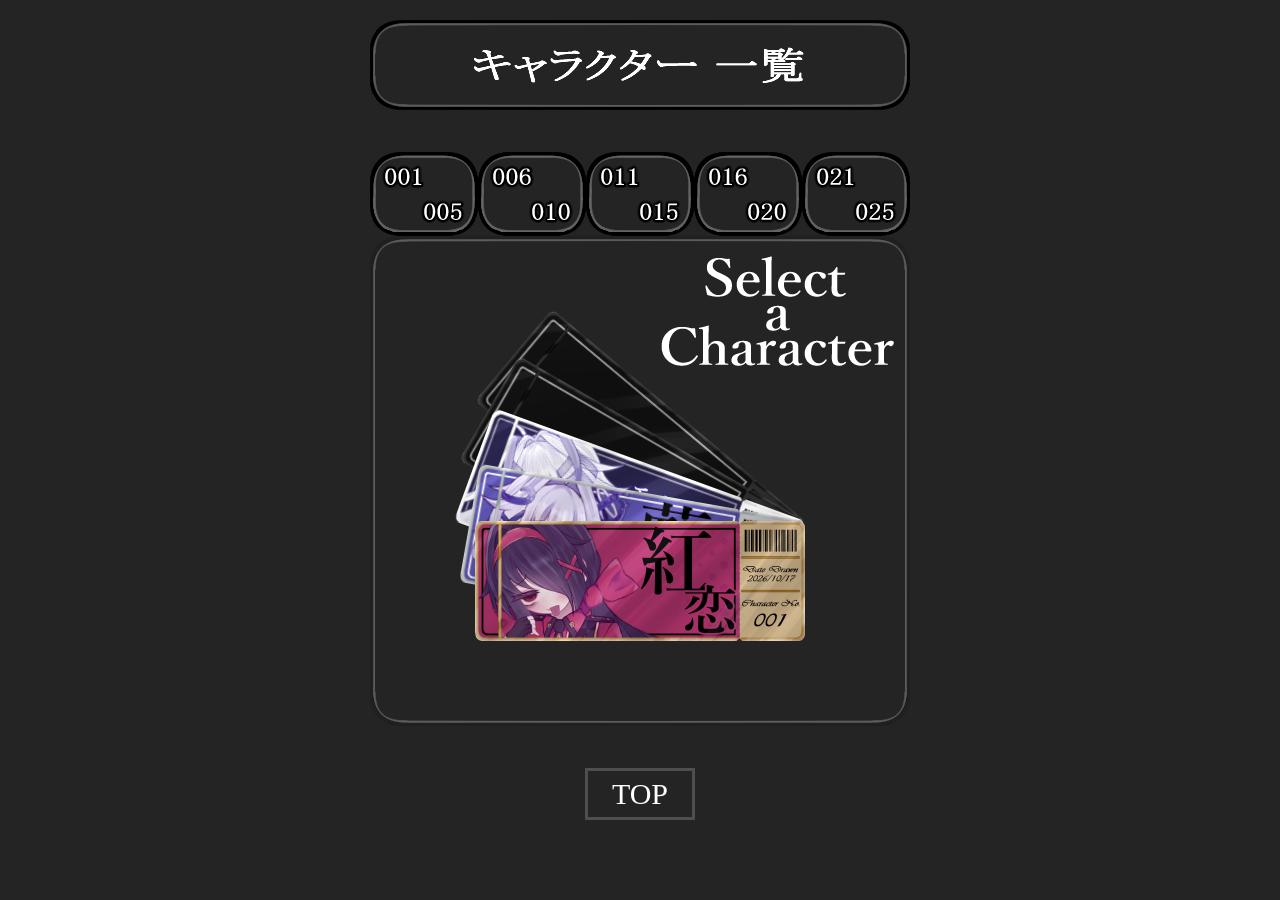
<file: Character_List.html>
<!DOCTYPE html>
<html lang="ja">
<head>
  <meta charset="UTF-8">
  <meta name="viewport" content="width=device-width, initial-scale=1.0">
  <title>キャラクター 一覧</title>

  <!-- Google tag (gtag.js) -->
  <script async src="https://www.googletagmanager.com/gtag/js?id=G-8YFKYCDQXW"></script>
  <script>
    window.dataLayer = window.dataLayer || [];
    function gtag(){dataLayer.push(arguments);}
    gtag('js', new Date());

    gtag('config', 'G-8YFKYCDQXW');
  </script>

  <link rel="stylesheet" href="Character_List_style.css">
</head>
<body>
  <main class="page">
    <header class="header-image">
      <img src="images/Page_Character_List/Header.png" alt="キャラクター 一覧" onerror="this.style.display='none'; this.nextElementSibling.style.display='grid';">
      <span class="image-placeholder">キャラクター 一覧</span>
    </header>

    <section class="gallery" aria-label="キャラクターNO.">
      <nav class="thumbnail-list" aria-label="キャラクターNO.">
        <button class="thumbnail active" type="button" aria-pressed="true">
          <img src="images/Page_Character_List/Tab_001-005.png" alt="001-005" onerror="this.style.display='none'; this.nextElementSibling.style.display='grid';">
          <span class="thumb-placeholder">001-005</span>
        </button>
        <button class="thumbnail" type="button" aria-pressed="false">
          <img src="images/Page_Character_List/Tab_006-010.png" alt="006-010" onerror="this.style.display='none'; this.nextElementSibling.style.display='grid';">
          <span class="thumb-placeholder">006-010</span>
        </button>
        <button class="thumbnail" type="button" aria-pressed="false">
          <img src="images/Page_Character_List/Tab_011-015.png" alt="011-015" onerror="this.style.display='none'; this.nextElementSibling.style.display='grid';">
          <span class="thumb-placeholder">011-015</span>
        </button>
        <button class="thumbnail" type="button" aria-pressed="false">
          <img src="images/Page_Character_List/Tab_016-020.png" alt="016-020" onerror="this.style.display='none'; this.nextElementSibling.style.display='grid';">
          <span class="thumb-placeholder">016-020</span>
        </button>
        <button class="thumbnail" type="button" aria-pressed="false">
          <img src="images/Page_Character_List/Tab_021-025.png" alt="021-025" onerror="this.style.display='none'; this.nextElementSibling.style.display='grid';">
          <span class="thumb-placeholder">021-025</span>
        </button>
      </nav>

      <div class="main-display" id="mainDisplay">
        <img id="mainImage" src="images/Page_Character_List/Ticket_Blank.png" alt="Ticket"
             onerror="this.style.display='none'; document.getElementById('mainPlaceholder').style.display='grid';">
        <div class="main-placeholder" id="mainPlaceholder">チケット</div>
      </div>
    </section>

    <!-- 下部のボタン：href を移動先URLに変更してください -->
    <footer class="footer">
      <a class="bottom-button" href="index.html" id="bottomButton">TOP</a>
    </footer>
  </main>

  <script src="Character_List_script.js"></script>
  <script>
    // 初期表示も001〜005のチケットスタックにするため、最初のタブを選択状態で実行
    window.addEventListener("DOMContentLoaded", () => {
      document.querySelector('.thumbnail.active')?.click();
    });
  </script>
</body>
</html>
</file>
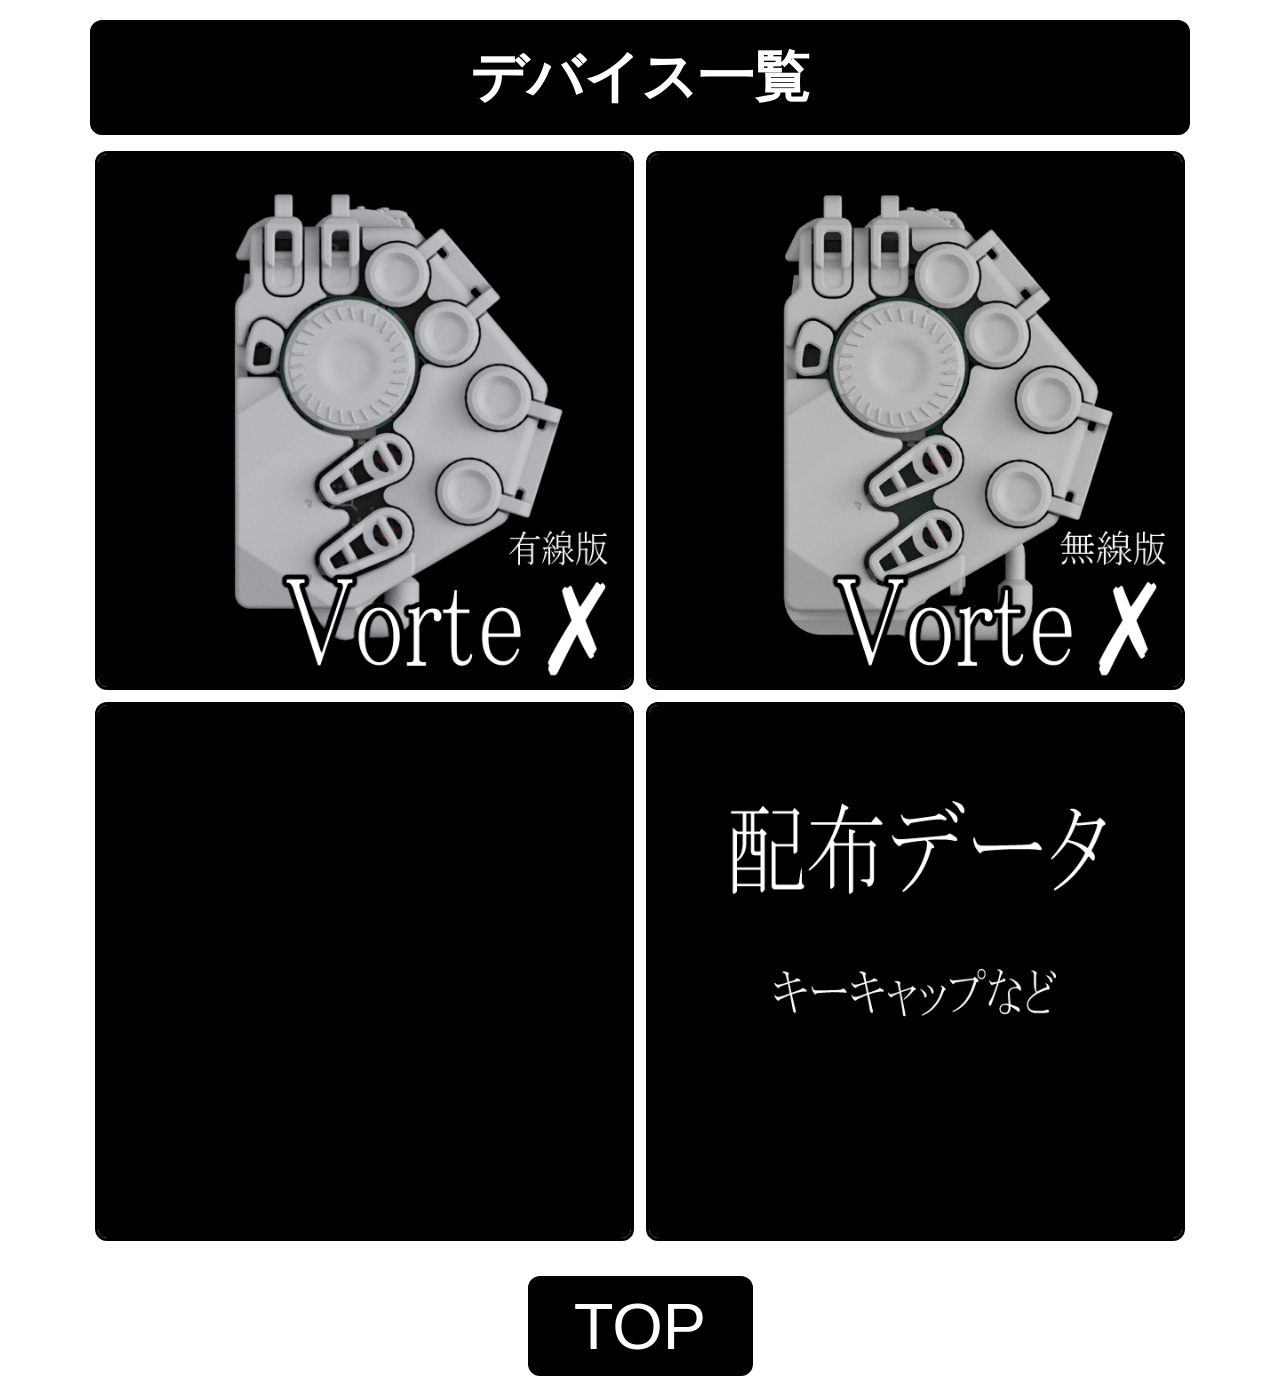
<file: Device_List.html>
<!DOCTYPE html>
<html lang="ja">
<head>
<meta charset="UTF-8">
<meta name="viewport" content="width=device-width, initial-scale=1.0">

<title>デバイス一覧</title>

<style>
* {
    box-sizing: border-box;
}

body {
    margin: 0;
    padding: 20px;
    background: #ffffff;
    color: #000000;
    font-family: sans-serif;
}

/* 全体 */
.container {
    width: 100%;
    max-width: 1100px;
    margin: 0 auto;
}

/* タイトル */
.page-title {
    width: 100%;
    height: 115px;
    border: 3px solid #000;
    border-radius: 12px;

    display: flex;
    align-items: center;
    justify-content: center;

    background: #000000;
    color: #ffffff;

    font-size: 56px;
    font-weight: bold;
    margin-bottom: 16px;
}

/* デバイス一覧 */
.device-list {
    display: grid;
    grid-template-columns: repeat(2, 1fr);
    gap: 12px;
    padding: 0 5px;
}

/* 各画像リンク */
.device-item {
    display: block;
    width: 100%;
    aspect-ratio: 1 / 1;

    border: 3px solid #000;
    border-radius: 12px;

    overflow: hidden;
    text-decoration: none;

    transition: opacity 0.2s;
}

/* 画像 */
.device-item img {
    width: 100%;
    height: 100%;
    object-fit: contain;
    display: block;
}

/* マウスを乗せたとき */
.device-item:hover {
    opacity: 0.7;
}

/* TOPボタン */
.top-button {
    display: flex;
    align-items: center;
    justify-content: center;

    width: 225px;
    height: 100px;

    margin: 35px auto 0;

    border: 3px solid #000;
    border-radius: 12px;

    background: #000000;
    color: #ffffff;
    text-decoration: none;
    font-size: 65px;

    transition: background 0.2s;
}

.top-button:hover {
    background: #494949;
}

/* スマートフォン */
@media screen and (max-width: 600px) {

    body {
        padding: 10px;
    }

    .page-title {
        height: 75px;
        font-size: 32px;
    }

    .device-list {
        gap: 8px;
        padding: 0 2px;
    }

    .device-item {
        border-width: 2px;
        border-radius: 8px;
    }

    .top-button {
        width: 150px;
        height: 70px;
        font-size: 45px;
        margin-top: 25px;
    }
}
</style>
</head>

<body>

<div class="container">

    <!-- タイトル -->
    <div class="page-title">
        デバイス一覧
    </div>

    <!-- デバイス一覧 -->
    <div class="device-list">

        <!-- デバイス1 -->
        <a href="https://k-u-r-a-n.booth.pm/items/8933300" class="device-item">
            <img src="images/Page_Device_List/Device001.jpg" alt="VorteX">
        </a>

        <!-- デバイス2 -->
        <a href="Page_Device_List/Device002/Device002.html" class="device-item">
            <img src="images/Page_Device_List/Device002.jpg" alt="VorteX2">
        </a>

        <!-- デバイス3 -->
        <a href="device003.html" class="device-item">
            <img src="images/Page_Device_List/Device_Blank.jpg" alt="デバイス3">
        </a>

        <!-- デバイス4 -->
        <a href="Page_Device_List/Distribute.html" class="device-item">
            <img src="images/Page_Device_List/Device004.jpg" alt="デバイス4">
        </a>

    </div>

    <!-- TOPボタン -->
    <a href="index.html" class="top-button">
        TOP
    </a>

</div>

</body>
</html>
</file>
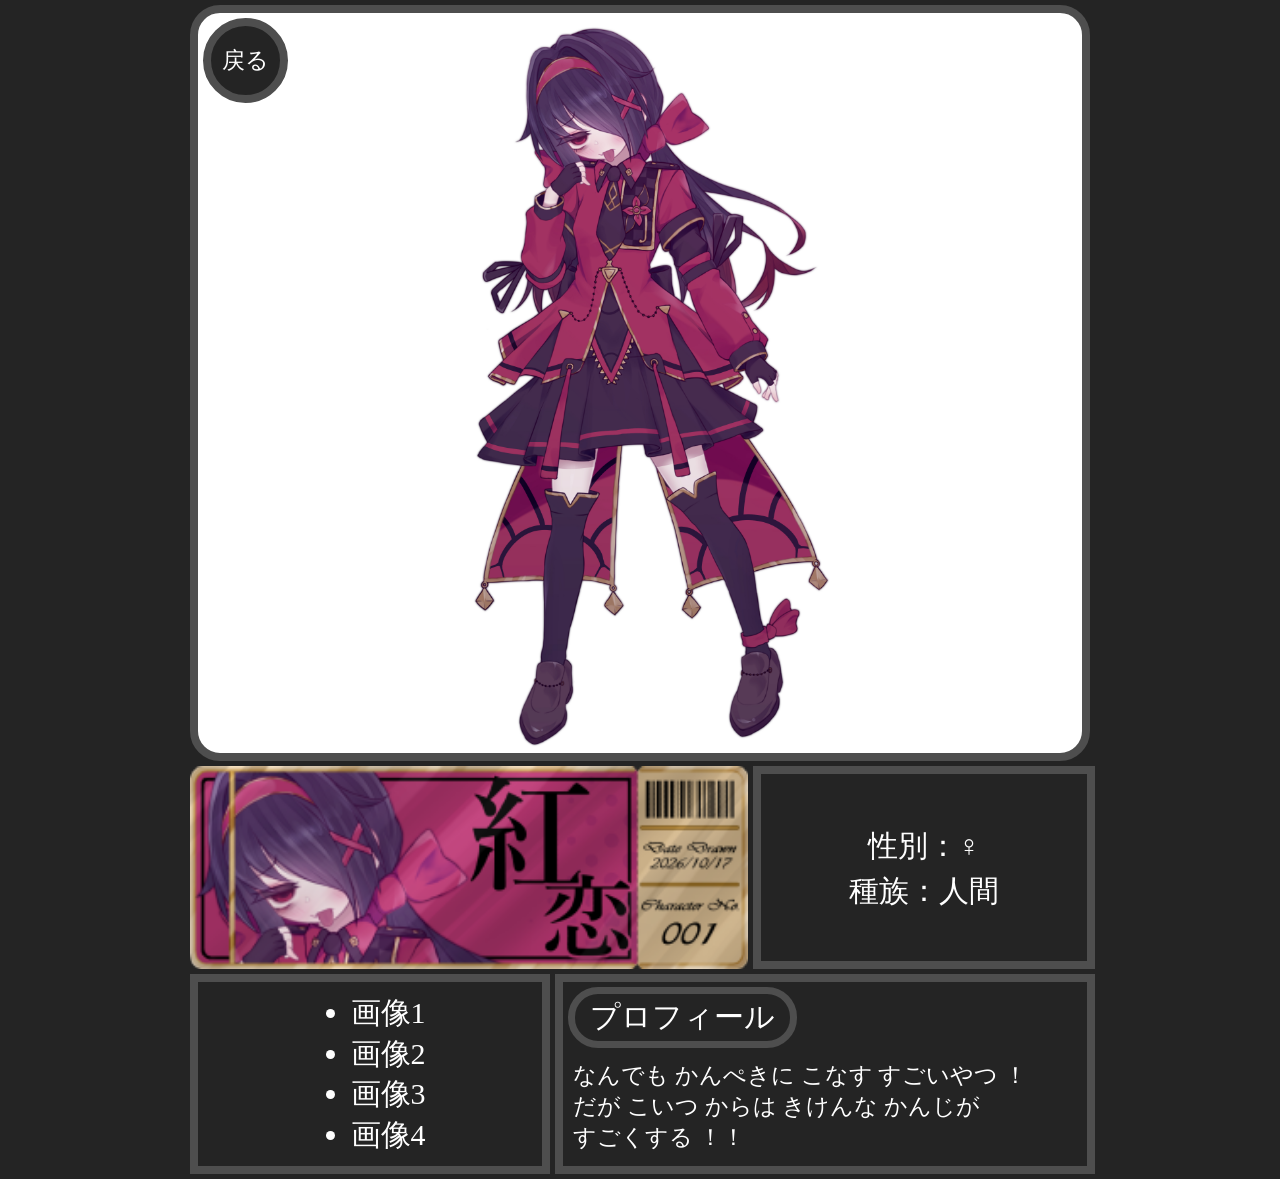
<file: Page_Characters/Character001.html>
<!DOCTYPE html>
<html lang="ja">
<head>
  <meta charset="UTF-8">
  <meta name="viewport" content="width=device-width, initial-scale=1.0">

  <title>紅恋</title>

  <!-- Google tag (gtag.js) -->
  <script async src="https://www.googletagmanager.com/gtag/js?id=G-8YFKYCDQXW"></script>
  <script>
    window.dataLayer = window.dataLayer || [];
    function gtag(){dataLayer.push(arguments);}
    gtag('js', new Date());

    gtag('config', 'G-8YFKYCDQXW');
  </script>

  <style>
    /* 全体設定 */
    * {
      box-sizing: border-box;
    }

    body {
      margin: 0;
      padding: 5px;
      background: #242424;
      color: #fff;
      font-family:
        "Yu Mincho",
        "Hiragino Mincho ProN",
        "Noto Serif JP",
        serif;
    }

    /* ページ全体 */
    .container {
      width: 100%;
      max-width: 900px;
      margin: 0 auto;

      display: flex;
      flex-direction: column;
      gap: 5px;
    }

    /* =================================
       上部の大きな画像エリア
    ================================= */

    .main-image {
      width: 100%;
      aspect-ratio: 1.19 / 1;

      border: 8px solid #4e4e4e;
      border-radius: 30px;

      position: relative;
      overflow: hidden;

      display: flex;
      justify-content: center;
      align-items: center;

      background: #ffffff;
    }

    /* 上部の画像 */
    .main-img {
      display: block;

      width: 100%;
      height: 100%;

      object-fit: contain;
    }

    /* 戻るボタン */
    .back-button {
      position: absolute;
      top: 5px;
      left: 5px;
      z-index: 2;

      width: 85px;
      height: 85px;

      border: 8px solid #4e4e4e;
      border-radius: 50%;

      background: #242424;
      color: #fff;

      display: flex;
      justify-content: center;
      align-items: center;

      font-size: 23px;
      text-decoration: none;
    }

    .back-button:hover {
      background: #eeeeee;
    }

    /* =================================
       中段：画像とテキスト
    ================================= */

    .middle-section {
      display: grid;
      grid-template-columns: 62% 38%;
      gap: 5px;
    }

    /* 中段左の画像ボックス */
    .middle-image {
      min-width: 0;
      min-height: 130px;

      background: #242424;

      display: flex;
      justify-content: center;
      align-items: center;

      overflow: hidden;
    }

    /* 中央の画像 */
    .sub-img {
      display: block;

      width: 100%;
      height: 100%;

      object-fit: contain;
    }

    /* 中段右のテキストボックス */
    .middle-text {
      min-width: 0;
      min-height: 130px;

      border: 8px solid #4e4e4e;
      background: #242424;

      display: flex;
      flex-direction: column;
      justify-content: center;
      align-items: center;

      text-align: center;

      font-size: clamp(18px, 4vw, 30px);
      line-height: 1.5;
    }

    /* =================================
       下段：リストとプロフィール
    ================================= */

    .bottom-section {
      display: grid;
      grid-template-columns: 40% 60%;
      gap: 5px;
    }

    /* 下段左のリスト */
    .list-box {
      min-width: 0;
      min-height: 200px;

      border: 8px solid #4e4e4e;
      background: #242424;

      display: flex;
      justify-content: center;
      align-items: center;
    }

    .list-box ul {
      margin: 0;
      padding-left: 1.2em;

      font-size: clamp(18px, 4vw, 30px);
      line-height: 1.35;
    }

    /* クリックできる画像リスト */
    .image-select-button {
      padding: 0;
      border: none;
      background: transparent;
      color: inherit;
      font: inherit;
      line-height: inherit;
      text-align: left;
      cursor: pointer;
    }

    .image-select-button:hover {
      text-decoration: underline;
    }

    .image-select-button:focus-visible {
      outline: 2px solid #ffffff;
      outline-offset: 3px;
    }

    /* 下段右のプロフィール */
    .profile-box {
      min-width: 0;
      height: 200px;

      border: 8px solid #4e4e4e;
      background: #242424;

      position: relative;
      overflow: hidden;
    }

    /* スクロール可能なプロフィール内容 */
    .profile-content-wrapper {
      position: absolute;
      top: 55px;
      right: 10px;
      bottom: 10px;
      left: 10px;
      overflow-y: auto;
      overflow-x: hidden;
      scrollbar-width: thin;
      scrollbar-color: #777 #242424;
    }

    /* プロフィール見出し */
    .profile-title {
      position: absolute;
      top: 5px;
      left: 5px;

      margin: 0;
      padding: 3px 15px;

      border: 7px solid #4e4e4e;
      border-radius: 30px;

      background: #242424;

      font-size: clamp(18px, 4vw, 30px);
      font-weight: normal;
      white-space: nowrap;
    }

    /* プロフィール内容 */
    .profile-content {
      margin: 20;
      font-size: clamp(16px, 3vw, 23px);
      overflow-wrap: anywhere;
    }

    /* =================================
       スマートフォン向け
    ================================= */

    @media (max-width: 480px) {

      /* 戻るボタン */
      .back-button {
        width: 60px;
        height: 60px;

        border-width: 5px;
        font-size: 17px;
      }

      /* 上部画像エリア */
      .main-image {
        border-width: 6px;
        border-radius: 24px;
      }

      /* 中段 */
      .middle-section {
        grid-template-columns: 60% 40%;
      }

      .middle-image,
      .middle-text {
        border-width: 5px;
        min-height: 100px;
      }

      .middle-text {
        font-size: clamp(14px, 4vw, 20px);
      }

      /* 下段 */
      .bottom-section {
        grid-template-columns: 40% 60%;
      }

      .list-box,
      .profile-box {
        border-width: 5px;
        min-height: 180px;
      }

      /* リスト */
      .list-box ul {
        font-size: clamp(14px, 4vw, 20px);
      }

      /* プロフィール */
      .profile-box {
        height: 180px;
      }

      .profile-content-wrapper {
        top: 50px;
        right: 5px;
        bottom: 5px;
        left: 5px;
      }

      .profile-title {
        border-width: 5px;
        padding: 3px 8px;
      }

      .profile-content {
        font-size: 16px;
      }
    }
  </style>
</head>

<body>

  <main class="container">

    <!-- =========================
         上部：メイン画像
    ========================== -->

    <section class="main-image">

      <!-- 戻るボタン -->
      <a href="../Character_List.html" class="back-button">
        戻る
      </a>

      <!-- 上部に表示する画像 -->
      <img
        src="../images/Page_Characters/Character001_1.jpg"
        alt="メイン画像"
        class="main-img"
      >

    </section>


    <!-- =========================
         中段：画像とテキスト
    ========================== -->

    <section class="middle-section">

      <!-- 中央の画像 -->
      <div class="middle-image">

        <img
          src="../images/Page_Character_List/Ticket_001.png"
          alt="画像"
          class="sub-img"
        >

      </div>

      <!-- 右側のテキスト -->
      <div class="middle-text">

        <div>性別：♀</div>
        <div>種族：人間</div>

      </div>

    </section>


    <!-- =========================
         下段：リストとプロフィール
    ========================== -->

    <section class="bottom-section">

      <!-- 左側のリスト -->
      <div class="list-box">

        <ul>
          <li><button type="button" class="image-select-button" data-image="1">画像1</button></li>
          <li><button type="button" class="image-select-button" data-image="2">画像2</button></li>
          <li><button type="button" class="image-select-button" data-image="3">画像3</button></li>
          <li><button type="button" class="image-select-button" data-image="4">画像4</button></li>
        </ul>

      </div>

      <!-- 右側のプロフィール -->
      <div class="profile-box">

        <h2 class="profile-title">
          プロフィール
        </h2>

        <div class="profile-content-wrapper">
          <p class="profile-content">
            なんでも かんぺきに こなす すごいやつ ！<br>
            だが こいつ からは きけんな かんじが<br>
            すごくする ！！<br>
            らんか とは なかが いいというより<br>
            りよう してるだけである<br>
          </p>
        </div>

      </div>

    </section>

  </main>

  <script>
    // リストをクリックすると、上部のメイン画像を切り替える
    const mainImage = document.querySelector(".main-img");
    const imageButtons = document.querySelectorAll(".image-select-button");

    imageButtons.forEach((button) => {
      button.addEventListener("click", () => {
        const imageNumber = button.dataset.image;
        mainImage.src = `../images/Page_Characters/Character001_${imageNumber}.jpg`;
      });
    });
  </script>

</body>
</html>
</file>
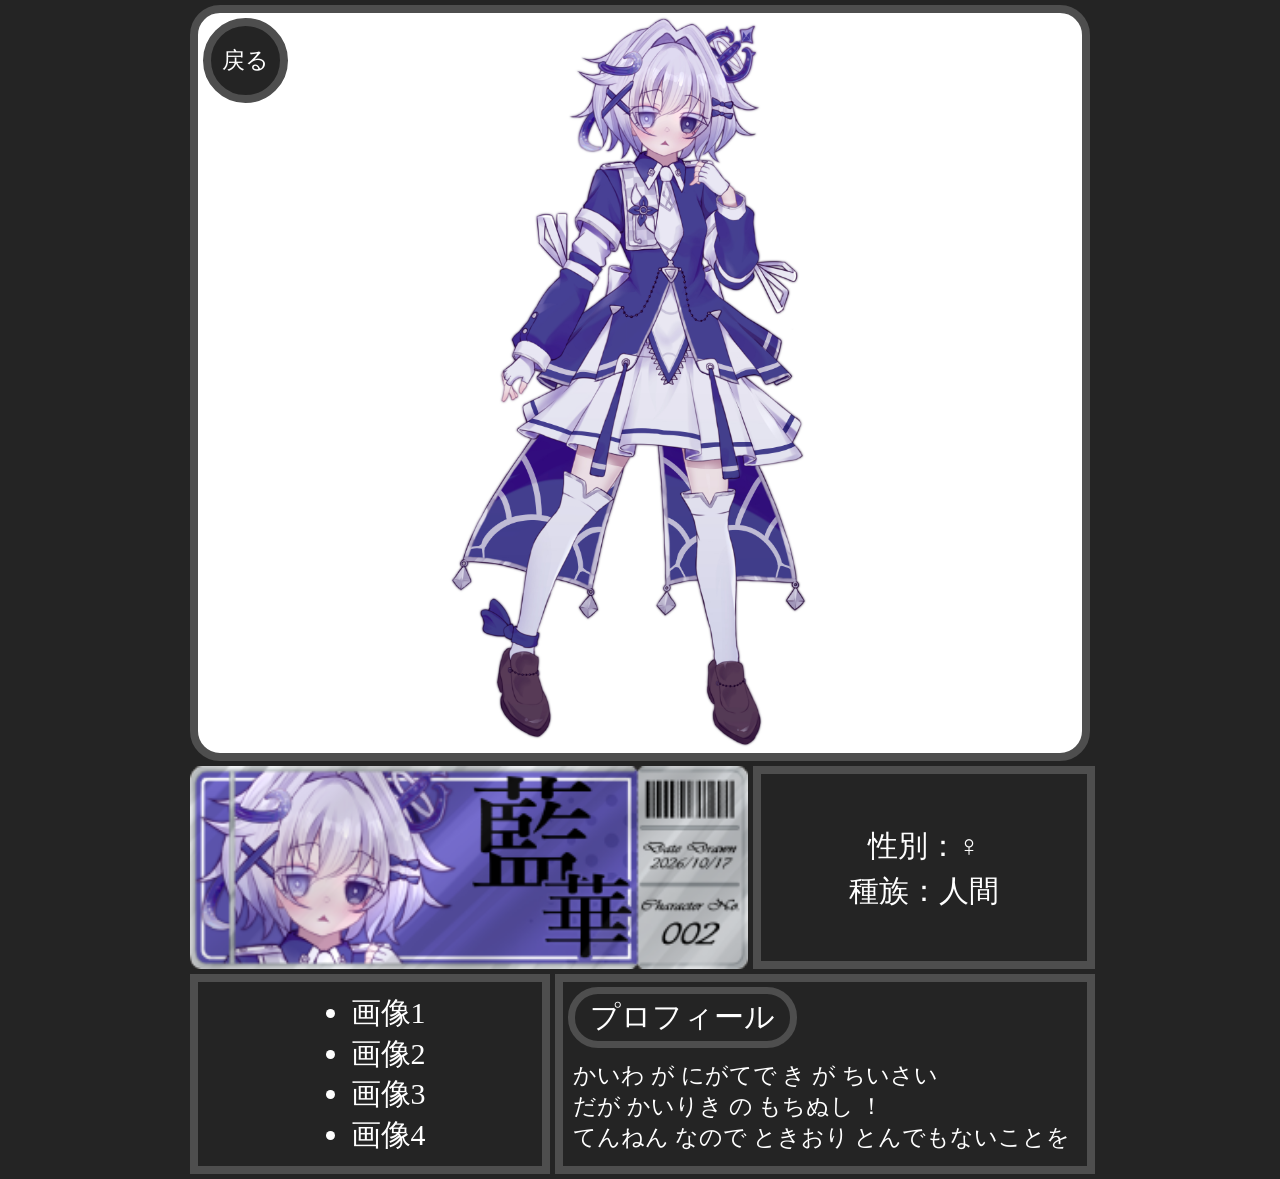
<file: Page_Characters/Character002.html>
<!DOCTYPE html>
<html lang="ja">
<head>
  <meta charset="UTF-8">
  <meta name="viewport" content="width=device-width, initial-scale=1.0">

  <title>藍華</title>

  <!-- Google tag (gtag.js) -->
  <script async src="https://www.googletagmanager.com/gtag/js?id=G-8YFKYCDQXW"></script>
  <script>
    window.dataLayer = window.dataLayer || [];
    function gtag(){dataLayer.push(arguments);}
    gtag('js', new Date());

    gtag('config', 'G-8YFKYCDQXW');
  </script>

  <style>
    /* 全体設定 */
    * {
      box-sizing: border-box;
    }

    body {
      margin: 0;
      padding: 5px;
      background: #242424;
      color: #fff;
      font-family:
        "Yu Mincho",
        "Hiragino Mincho ProN",
        "Noto Serif JP",
        serif;
    }

    /* ページ全体 */
    .container {
      width: 100%;
      max-width: 900px;
      margin: 0 auto;

      display: flex;
      flex-direction: column;
      gap: 5px;
    }

    /* =================================
       上部の大きな画像エリア
    ================================= */

    .main-image {
      width: 100%;
      aspect-ratio: 1.19 / 1;

      border: 8px solid #4e4e4e;
      border-radius: 30px;

      position: relative;
      overflow: hidden;

      display: flex;
      justify-content: center;
      align-items: center;

      background: #ffffff;
    }

    /* 上部の画像 */
    .main-img {
      display: block;

      width: 100%;
      height: 100%;

      object-fit: contain;
    }

    /* 戻るボタン */
    .back-button {
      position: absolute;
      top: 5px;
      left: 5px;
      z-index: 2;

      width: 85px;
      height: 85px;

      border: 8px solid #4e4e4e;
      border-radius: 50%;

      background: #242424;
      color: #fff;

      display: flex;
      justify-content: center;
      align-items: center;

      font-size: 23px;
      text-decoration: none;
    }

    .back-button:hover {
      background: #eeeeee;
    }

    /* =================================
       中段：画像とテキスト
    ================================= */

    .middle-section {
      display: grid;
      grid-template-columns: 62% 38%;
      gap: 5px;
    }

    /* 中段左の画像ボックス */
    .middle-image {
      min-width: 0;
      min-height: 130px;

      background: #242424;

      display: flex;
      justify-content: center;
      align-items: center;

      overflow: hidden;
    }

    /* 中央の画像 */
    .sub-img {
      display: block;

      width: 100%;
      height: 100%;

      object-fit: contain;
    }

    /* 中段右のテキストボックス */
    .middle-text {
      min-width: 0;
      min-height: 130px;

      border: 8px solid #4e4e4e;
      background: #242424;

      display: flex;
      flex-direction: column;
      justify-content: center;
      align-items: center;

      text-align: center;

      font-size: clamp(18px, 4vw, 30px);
      line-height: 1.5;
    }

    /* =================================
       下段：リストとプロフィール
    ================================= */

    .bottom-section {
      display: grid;
      grid-template-columns: 40% 60%;
      gap: 5px;
    }

    /* 下段左のリスト */
    .list-box {
      min-width: 0;
      min-height: 200px;

      border: 8px solid #4e4e4e;
      background: #242424;

      display: flex;
      justify-content: center;
      align-items: center;
    }

    .list-box ul {
      margin: 0;
      padding-left: 1.2em;

      font-size: clamp(18px, 4vw, 30px);
      line-height: 1.35;
    }

    /* クリックできる画像リスト */
    .image-select-button {
      padding: 0;
      border: none;
      background: transparent;
      color: inherit;
      font: inherit;
      line-height: inherit;
      text-align: left;
      cursor: pointer;
    }

    .image-select-button:hover {
      text-decoration: underline;
    }

    .image-select-button:focus-visible {
      outline: 2px solid #ffffff;
      outline-offset: 3px;
    }

    /* 下段右のプロフィール */
    .profile-box {
      min-width: 0;
      height: 200px;

      border: 8px solid #4e4e4e;
      background: #242424;

      position: relative;
      overflow: hidden;
    }

    /* スクロール可能なプロフィール内容 */
    .profile-content-wrapper {
      position: absolute;
      top: 55px;
      right: 10px;
      bottom: 10px;
      left: 10px;
      overflow-y: auto;
      overflow-x: hidden;
      scrollbar-width: thin;
      scrollbar-color: #777 #242424;
    }

    /* プロフィール見出し */
    .profile-title {
      position: absolute;
      top: 5px;
      left: 5px;

      margin: 0;
      padding: 3px 15px;

      border: 7px solid #4e4e4e;
      border-radius: 30px;

      background: #242424;

      font-size: clamp(18px, 4vw, 30px);
      font-weight: normal;
      white-space: nowrap;
    }

    /* プロフィール内容 */
    .profile-content {
      margin: 20;
      font-size: clamp(16px, 3vw, 23px);
      overflow-wrap: anywhere;
    }

    /* =================================
       スマートフォン向け
    ================================= */

    @media (max-width: 480px) {

      /* 戻るボタン */
      .back-button {
        width: 60px;
        height: 60px;

        border-width: 5px;
        font-size: 17px;
      }

      /* 上部画像エリア */
      .main-image {
        border-width: 6px;
        border-radius: 24px;
      }

      /* 中段 */
      .middle-section {
        grid-template-columns: 60% 40%;
      }

      .middle-image,
      .middle-text {
        border-width: 5px;
        min-height: 100px;
      }

      .middle-text {
        font-size: clamp(14px, 4vw, 20px);
      }

      /* 下段 */
      .bottom-section {
        grid-template-columns: 40% 60%;
      }

      .list-box,
      .profile-box {
        border-width: 5px;
        min-height: 180px;
      }

      /* リスト */
      .list-box ul {
        font-size: clamp(14px, 4vw, 20px);
      }

      /* プロフィール */
      .profile-box {
        height: 180px;
      }

      .profile-content-wrapper {
        top: 50px;
        right: 5px;
        bottom: 5px;
        left: 5px;
      }

      .profile-title {
        border-width: 5px;
        padding: 3px 8px;
      }

      .profile-content {
        font-size: 16px;
      }
    }
  </style>
</head>

<body>

  <main class="container">

    <!-- =========================
         上部：メイン画像
    ========================== -->

    <section class="main-image">

      <!-- 戻るボタン -->
      <a href="../Character_List.html" class="back-button">
        戻る
      </a>

      <!-- 上部に表示する画像 -->
      <img
        src="../images/Page_Characters/Character002_1.jpg"
        alt="メイン画像"
        class="main-img"
      >

    </section>


    <!-- =========================
         中段：画像とテキスト
    ========================== -->

    <section class="middle-section">

      <!-- 中央の画像 -->
      <div class="middle-image">

        <img
          src="../images/Page_Character_List/Ticket_002.png"
          alt="画像"
          class="sub-img"
        >

      </div>

      <!-- 右側のテキスト -->
      <div class="middle-text">

        <div>性別：♀</div>
        <div>種族：人間</div>

      </div>

    </section>


    <!-- =========================
         下段：リストとプロフィール
    ========================== -->

    <section class="bottom-section">

      <!-- 左側のリスト -->
      <div class="list-box">

        <ul>
          <li><button type="button" class="image-select-button" data-image="1">画像1</button></li>
          <li><button type="button" class="image-select-button" data-image="2">画像2</button></li>
          <li><button type="button" class="image-select-button" data-image="3">画像3</button></li>
          <li><button type="button" class="image-select-button" data-image="4">画像4</button></li>
        </ul>

      </div>

      <!-- 右側のプロフィール -->
      <div class="profile-box">

        <h2 class="profile-title">
          プロフィール
        </h2>

        <div class="profile-content-wrapper">
          <p class="profile-content">
            かいわ が にがてで き が ちいさい<br>
            だが かいりき の もちぬし ！<br>
            てんねん なので ときおり とんでもないことを<br>
            してしまうことが あるぞ<br>
            くれん に いつも たすけてもらってる が<br>
            ちからしごと は かわりに こなしている ！<br>
          </p>
        </div>

      </div>

    </section>

  </main>

  <script>
    // リストをクリックすると、上部のメイン画像を切り替える
    const mainImage = document.querySelector(".main-img");
    const imageButtons = document.querySelectorAll(".image-select-button");

    imageButtons.forEach((button) => {
      button.addEventListener("click", () => {
        const imageNumber = button.dataset.image;
        mainImage.src = `../images/Page_Characters/Character002_${imageNumber}.jpg`;
      });
    });
  </script>

</body>
</html>
</file>
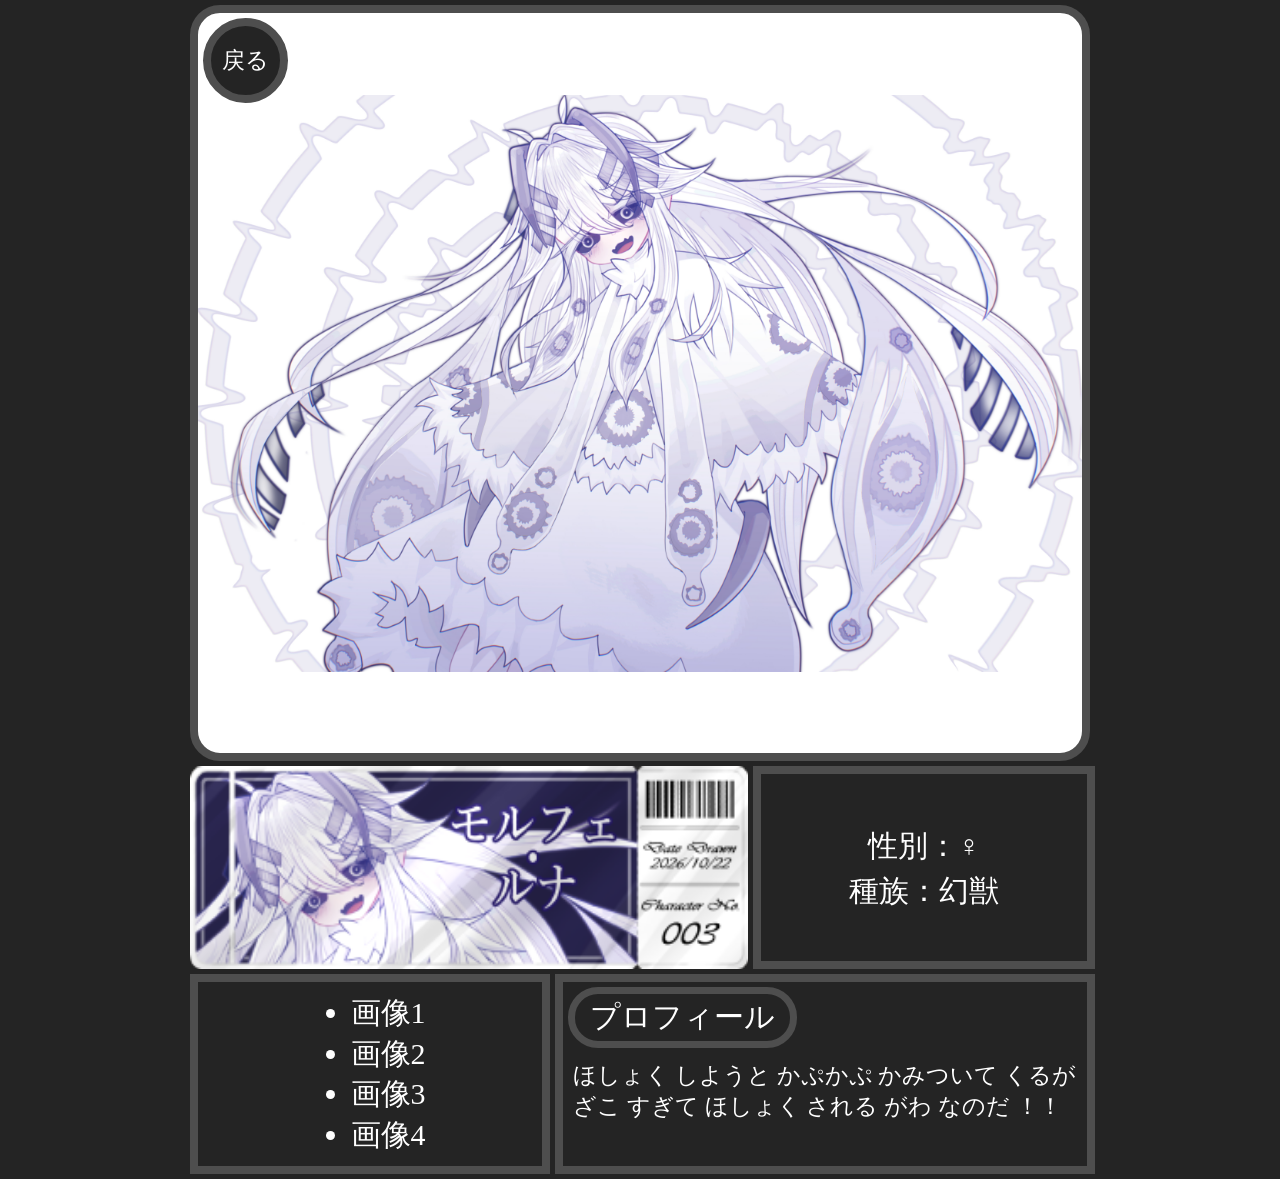
<file: Page_Characters/Character003.html>
<!DOCTYPE html>
<html lang="ja">
<head>
  <meta charset="UTF-8">
  <meta name="viewport" content="width=device-width, initial-scale=1.0">

  <title>モルフェ・ルナ</title>

  <!-- Google tag (gtag.js) -->
  <script async src="https://www.googletagmanager.com/gtag/js?id=G-8YFKYCDQXW"></script>
  <script>
    window.dataLayer = window.dataLayer || [];
    function gtag(){dataLayer.push(arguments);}
    gtag('js', new Date());

    gtag('config', 'G-8YFKYCDQXW');
  </script>


  <style>
    /* 全体設定 */
    * {
      box-sizing: border-box;
    }

    body {
      margin: 0;
      padding: 5px;
      background: #242424;
      color: #fff;
      font-family:
        "Yu Mincho",
        "Hiragino Mincho ProN",
        "Noto Serif JP",
        serif;
    }

    /* ページ全体 */
    .container {
      width: 100%;
      max-width: 900px;
      margin: 0 auto;

      display: flex;
      flex-direction: column;
      gap: 5px;
    }

    /* =================================
       上部の大きな画像エリア
    ================================= */

    .main-image {
      width: 100%;
      aspect-ratio: 1.19 / 1;

      border: 8px solid #4e4e4e;
      border-radius: 30px;

      position: relative;
      overflow: hidden;

      display: flex;
      justify-content: center;
      align-items: center;

      background: #ffffff;
    }

    /* 上部の画像 */
    .main-img {
      display: block;

      width: 100%;
      height: 100%;

      object-fit: contain;
    }

    /* 戻るボタン */
    .back-button {
      position: absolute;
      top: 5px;
      left: 5px;
      z-index: 2;

      width: 85px;
      height: 85px;

      border: 8px solid #4e4e4e;
      border-radius: 50%;

      background: #242424;
      color: #fff;

      display: flex;
      justify-content: center;
      align-items: center;

      font-size: 23px;
      text-decoration: none;
    }

    .back-button:hover {
      background: #eeeeee;
    }

    /* =================================
       中段：画像とテキスト
    ================================= */

    .middle-section {
      display: grid;
      grid-template-columns: 62% 38%;
      gap: 5px;
    }

    /* 中段左の画像ボックス */
    .middle-image {
      min-width: 0;
      min-height: 130px;

      background: #242424;

      display: flex;
      justify-content: center;
      align-items: center;

      overflow: hidden;
    }

    /* 中央の画像 */
    .sub-img {
      display: block;

      width: 100%;
      height: 100%;

      object-fit: contain;
    }

    /* 中段右のテキストボックス */
    .middle-text {
      min-width: 0;
      min-height: 130px;

      border: 8px solid #4e4e4e;
      background: #242424;

      display: flex;
      flex-direction: column;
      justify-content: center;
      align-items: center;

      text-align: center;

      font-size: clamp(18px, 4vw, 30px);
      line-height: 1.5;
    }

    /* =================================
       下段：リストとプロフィール
    ================================= */

    .bottom-section {
      display: grid;
      grid-template-columns: 40% 60%;
      gap: 5px;
    }

    /* 下段左のリスト */
    .list-box {
      min-width: 0;
      min-height: 200px;

      border: 8px solid #4e4e4e;
      background: #242424;

      display: flex;
      justify-content: center;
      align-items: center;
    }

    .list-box ul {
      margin: 0;
      padding-left: 1.2em;

      font-size: clamp(18px, 4vw, 30px);
      line-height: 1.35;
    }

    /* クリックできる画像リスト */
    .image-select-button {
      padding: 0;
      border: none;
      background: transparent;
      color: inherit;
      font: inherit;
      line-height: inherit;
      text-align: left;
      cursor: pointer;
    }

    .image-select-button:hover {
      text-decoration: underline;
    }

    .image-select-button:focus-visible {
      outline: 2px solid #ffffff;
      outline-offset: 3px;
    }

    /* 下段右のプロフィール */
    .profile-box {
      min-width: 0;
      height: 200px;

      border: 8px solid #4e4e4e;
      background: #242424;

      position: relative;
      overflow: hidden;
    }

    /* スクロール可能なプロフィール内容 */
    .profile-content-wrapper {
      position: absolute;
      top: 55px;
      right: 10px;
      bottom: 10px;
      left: 10px;
      overflow-y: auto;
      overflow-x: hidden;
      scrollbar-width: thin;
      scrollbar-color: #777 #242424;
    }

    /* プロフィール見出し */
    .profile-title {
      position: absolute;
      top: 5px;
      left: 5px;

      margin: 0;
      padding: 3px 15px;

      border: 7px solid #4e4e4e;
      border-radius: 30px;

      background: #242424;

      font-size: clamp(18px, 4vw, 30px);
      font-weight: normal;
      white-space: nowrap;
    }

    /* プロフィール内容 */
    .profile-content {
      margin: 20;
      font-size: clamp(16px, 3vw, 23px);
      overflow-wrap: anywhere;
    }

    /* =================================
       スマートフォン向け
    ================================= */

    @media (max-width: 480px) {

      /* 戻るボタン */
      .back-button {
        width: 60px;
        height: 60px;

        border-width: 5px;
        font-size: 17px;
      }

      /* 上部画像エリア */
      .main-image {
        border-width: 6px;
        border-radius: 24px;
      }

      /* 中段 */
      .middle-section {
        grid-template-columns: 60% 40%;
      }

      .middle-image,
      .middle-text {
        border-width: 5px;
        min-height: 100px;
      }

      .middle-text {
        font-size: clamp(14px, 4vw, 20px);
      }

      /* 下段 */
      .bottom-section {
        grid-template-columns: 40% 60%;
      }

      .list-box,
      .profile-box {
        border-width: 5px;
        min-height: 180px;
      }

      /* リスト */
      .list-box ul {
        font-size: clamp(14px, 4vw, 20px);
      }

      /* プロフィール */
      .profile-box {
        height: 180px;
      }

      .profile-content-wrapper {
        top: 50px;
        right: 5px;
        bottom: 5px;
        left: 5px;
      }

      .profile-title {
        border-width: 5px;
        padding: 3px 8px;
      }

      .profile-content {
        font-size: 16px;
      }
    }
  </style>
</head>

<body>

  <main class="container">

    <!-- =========================
         上部：メイン画像
    ========================== -->

    <section class="main-image">

      <!-- 戻るボタン -->
      <a href="../Character_List.html" class="back-button">
        戻る
      </a>

      <!-- 上部に表示する画像 -->
      <img
        src="../images/Page_Characters/Character003_1.jpg"
        alt="メイン画像"
        class="main-img"
      >

    </section>


    <!-- =========================
         中段：画像とテキスト
    ========================== -->

    <section class="middle-section">

      <!-- 中央の画像 -->
      <div class="middle-image">

        <img
          src="../images/Page_Character_List/Ticket_003.png"
          alt="画像"
          class="sub-img"
        >

      </div>

      <!-- 右側のテキスト -->
      <div class="middle-text">

        <div>性別：♀</div>
        <div>種族：幻獣</div>

      </div>

    </section>


    <!-- =========================
         下段：リストとプロフィール
    ========================== -->

    <section class="bottom-section">

      <!-- 左側のリスト -->
      <div class="list-box">

        <ul>
          <li><button type="button" class="image-select-button" data-image="1">画像1</button></li>
          <li><button type="button" class="image-select-button" data-image="2">画像2</button></li>
          <li><button type="button" class="image-select-button" data-image="3">画像3</button></li>
          <li><button type="button" class="image-select-button" data-image="4">画像4</button></li>
        </ul>

      </div>

      <!-- 右側のプロフィール -->
      <div class="profile-box">

        <h2 class="profile-title">
          プロフィール
        </h2>

        <div class="profile-content-wrapper">
          <p class="profile-content">
            ほしょく しようと かぷかぷ かみついて くるが<br>
            ざこ すぎて ほしょく される がわ なのだ ！！<br>
          </p>
        </div>

      </div>

    </section>

  </main>

  <script>
    // リストをクリックすると、上部のメイン画像を切り替える
    const mainImage = document.querySelector(".main-img");
    const imageButtons = document.querySelectorAll(".image-select-button");

    imageButtons.forEach((button) => {
      button.addEventListener("click", () => {
        const imageNumber = button.dataset.image;
        mainImage.src = `../images/Page_Characters/Character003_${imageNumber}.jpg`;
      });
    });
  </script>

</body>
</html>
</file>
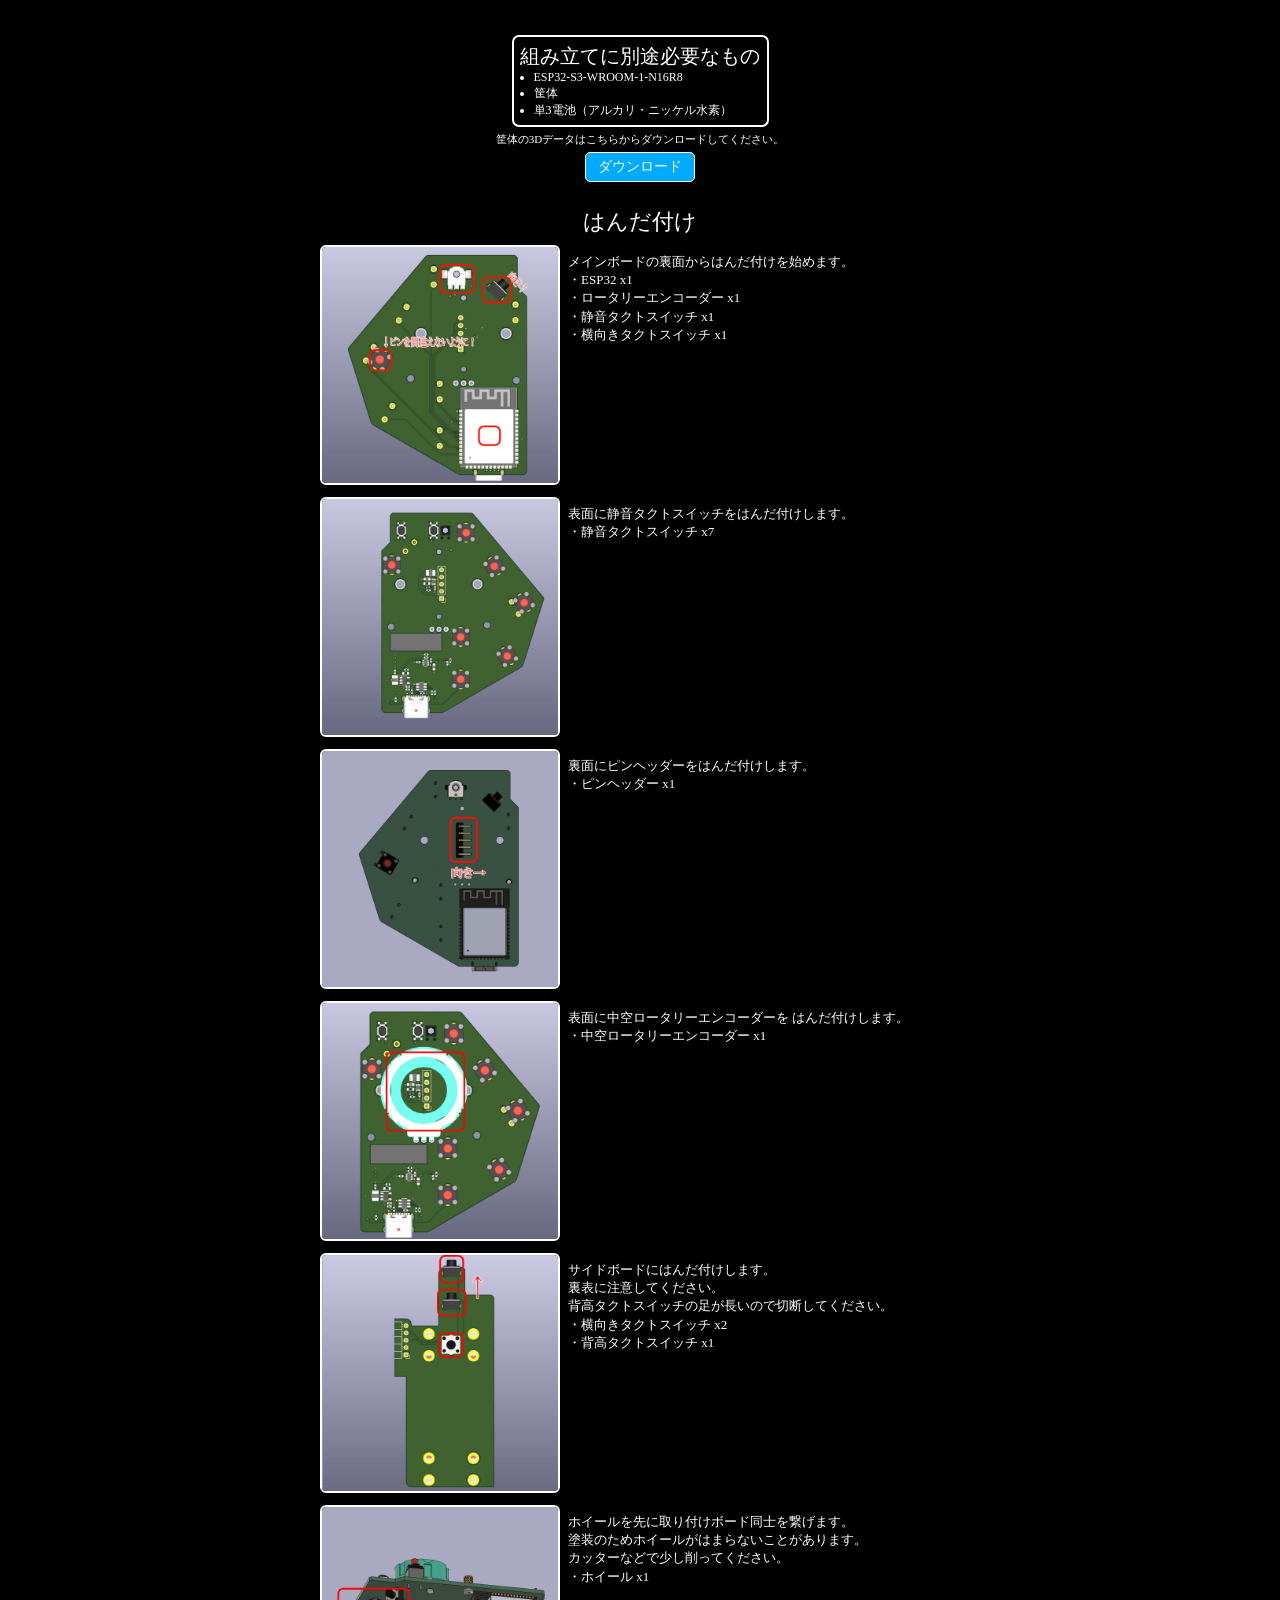
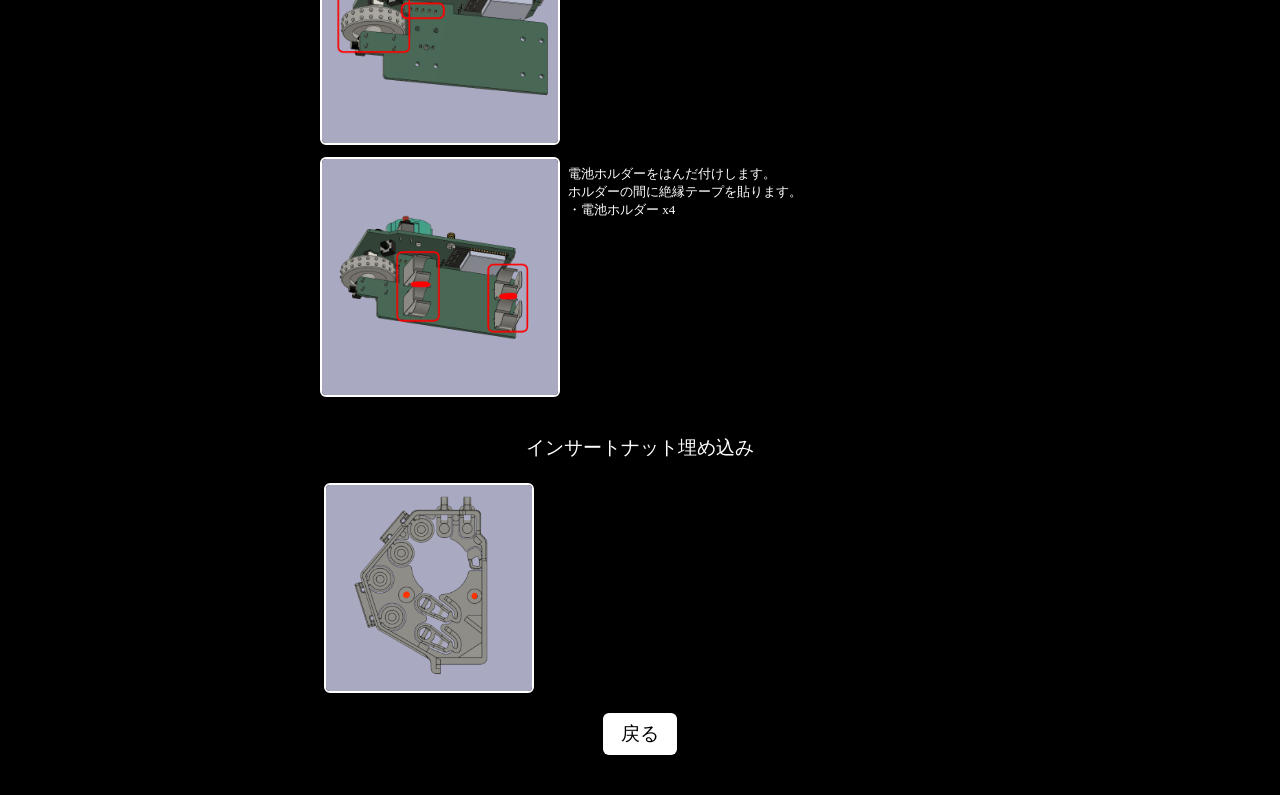
<file: Page_Device_List/Device002/assembly.html>
<!DOCTYPE html>
<html lang="ja">
<head>
<meta charset="UTF-8">
<meta name="viewport" content="width=device-width, initial-scale=1.0">
<title>組み立て</title>

<style>
* {
    box-sizing: border-box;
}

body {
    margin: 0;
    padding: 30px 10px;
    background: #000;
    color: #fff;
    font-family: "Yu Mincho", "Noto Serif JP", serif;
}

.container {
    max-width: 640px;
    margin: 0 auto;
}

/* 必要なもの */
.parts {
    width: 257px;
    margin: 5px auto;
    padding: 6px;
    border: 2px solid #fff;
    border-radius: 7px;
}

.parts h2 {
    font-size: 20px;
    font-weight: normal;
    margin: 0;
}

.parts ul {
    font-size: 12px;
    padding-left: 14px;
    margin: 0;
}

/* ダウンロード */
.download-area {
    text-align: center;
    margin-bottom: 25px;
}

.download-text {
    font-size: 11px;
    margin: 5px 0;
}

.download-button {
    display: inline-block;
    padding: 5px 12px;
    background: #00aaff;
    color: #fff;
    text-decoration: none;
    border: 1px solid #fff;
    border-radius: 5px;
    font-size: 14px;
}

.download-button:hover {
    opacity: 0.75;
}

/* 見出し */
h1 {
    text-align: center;
    font-size: 22px;
    font-weight: normal;
    margin: 25px 0 8px;
}

/* はんだ付け手順 */
.step {
    display: flex;
    align-items: flex-start;
    gap: 8px;
    margin: 8px 0 12px;
}

.step img {
    width: 38%;
    max-width: 240px;
    aspect-ratio: 1 / 1;
    object-fit: contain;
    border: 2px solid #fff;
    border-radius: 6px;
    flex-shrink: 0;
}

/* 説明文 */
.step-description {
    flex: 1;
    font-size: 13px;
    line-height: 1.4;
    padding-top: 8px;
}

/* インサートナット */
.insert-section {
    margin-top: 38px;
}

.insert-section h2 {
    text-align: center;
    font-size: 19px;
    font-weight: normal;
    margin: 0 0 22px;
}

.insert-image {
    display: block;
    width: 210px;
    max-width: 100%;
    aspect-ratio: 1 / 1;
    object-fit: contain;
    border: 2px solid #fff;
    border-radius: 6px;
    margin-left: 4px;
}

/* 戻るボタン */
.back-area {
    text-align: center;
    margin: 20px 0 10px;
}

.back-button {
    display: inline-block;
    padding: 8px 18px;
    background: #fff;
    color: #000;
    text-decoration: none;
    border-radius: 6px;
    font-size: 19px;
}

.back-button:hover {
    background: #ddd;
}

/* スマートフォン */
@media (max-width: 480px) {
    .step-description {
        font-size: 12px;
    }

    .insert-image {
        width: 210px;
    }
}
</style>
</head>

<body>

<div class="container">

    <!-- 必要なもの -->
    <div class="parts">
        <h2>組み立てに別途必要なもの</h2>
        <ul>
            <li>ESP32-S3-WROOM-1-N16R8</li>
            <li>筐体</li>
            <li>単3電池（アルカリ・ニッケル水素）</li>
        </ul>
    </div>

    <!-- ダウンロード -->
    <div class="download-area">
        <p class="download-text">
            筐体の3Dデータはこちらからダウンロードしてください。
        </p>
        <a href="files/STL.zip" class="download-button" download>
            ダウンロード
        </a>
    </div>

    <!-- はんだ付け -->
    <h1>はんだ付け</h1>

    <div class="step">
        <img src="../../images/Page_Device_List/Device002/assembly/assembly01.jpg" alt="はんだ付け1">
        <div class="step-description">
            メインボードの裏面からはんだ付けを始めます。
            <br>・ESP32 x1
            <br>・ロータリーエンコーダー x1
            <br>・静音タクトスイッチ x1
            <br>・横向きタクトスイッチ x1
        </div>
    </div>

    <div class="step">
        <img src="../../images/Page_Device_List/Device002/assembly/assembly02.jpg" alt="はんだ付け2">
        <div class="step-description">
            表面に静音タクトスイッチをはんだ付けします。
            <br>・静音タクトスイッチ x7
        </div>
    </div>

    <div class="step">
        <img src="../../images/Page_Device_List/Device002/assembly/assembly03.jpg" alt="はんだ付け3">
        <div class="step-description">
            裏面にピンヘッダーをはんだ付けします。
            <br>・ピンヘッダー x1
        </div>
    </div>

    <div class="step">
        <img src="../../images/Page_Device_List/Device002/assembly/assembly04.jpg" alt="はんだ付け4">
        <div class="step-description">
            表面に中空ロータリーエンコーダーを
            はんだ付けします。
            <br>・中空ロータリーエンコーダー x1
        </div>
    </div>

    <div class="step">
        <img src="../../images/Page_Device_List/Device002/assembly/assembly05.jpg" alt="はんだ付け5">
        <div class="step-description">
            サイドボードにはんだ付けします。
            <br>裏表に注意してください。
            <br>背高タクトスイッチの足が長いので切断してください。
            <br>・横向きタクトスイッチ x2
            <br>・背高タクトスイッチ x1
        </div>
    </div>

    <div class="step">
        <img src="../../images/Page_Device_List/Device002/assembly/assembly06.jpg" alt="はんだ付け6">
        <div class="step-description">
            ホイールを先に取り付けボード同士を繋げます。<br>
            塗装のためホイールがはまらないことがあります。<br>カッターなどで少し削ってください。
            <br>・ホイール x1
        </div>
    </div>

    <div class="step">
        <img src="../../images/Page_Device_List/Device002/assembly/assembly07.jpg" alt="はんだ付け7">
        <div class="step-description">
            電池ホルダーをはんだ付けします。
            <br>ホルダーの間に絶縁テープを貼ります。
            <br>・電池ホルダー x4
        </div>
    </div>

    <!-- インサートナット埋め込み -->
    <div class="insert-section">

        <h2>インサートナット埋め込み</h2>

        <img
            src="../../images/Page_Device_List/Device002/assembly/assembly08.jpg"
            alt="インサートナット埋め込み"
            class="insert-image"
        >

    </div>

    <!-- 戻る -->
    <div class="back-area">
        <a href="Device002.html" class="back-button">戻る</a>
    </div>

</div>

</body>
</html>
</file>
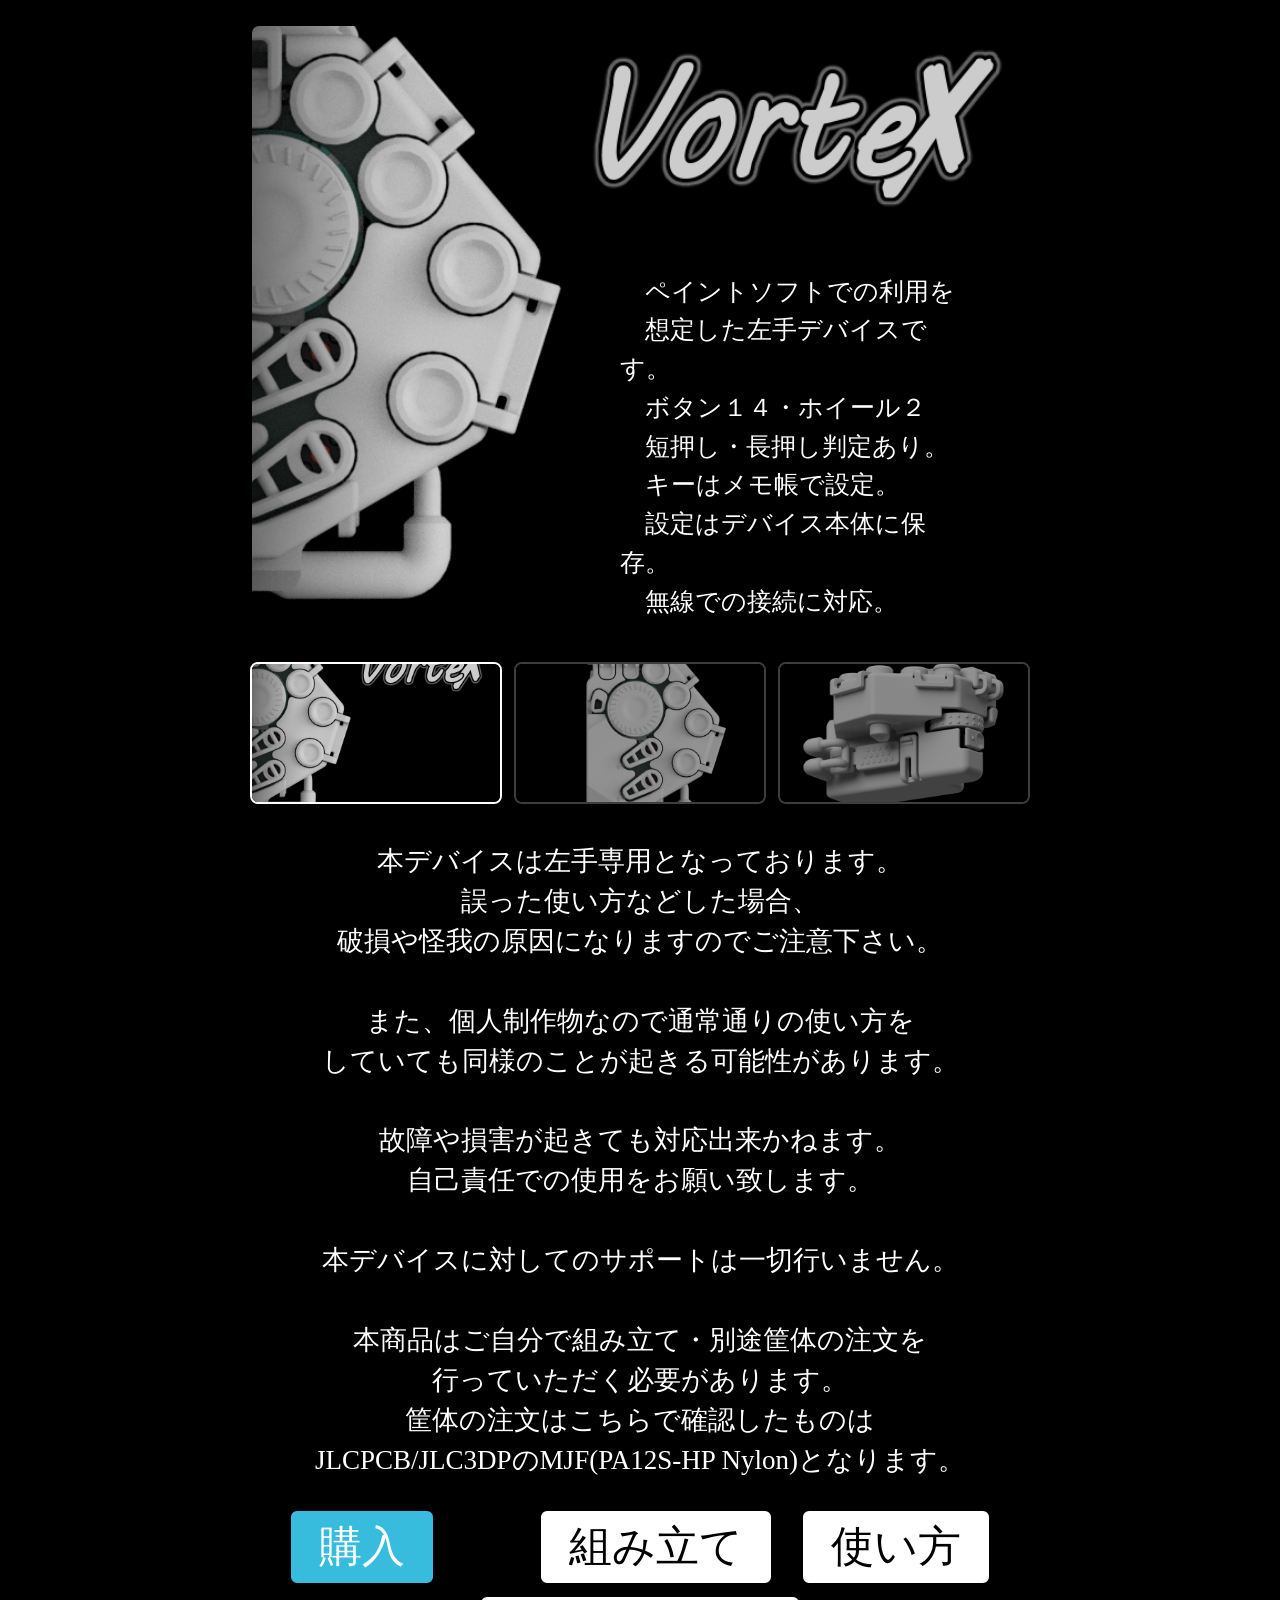
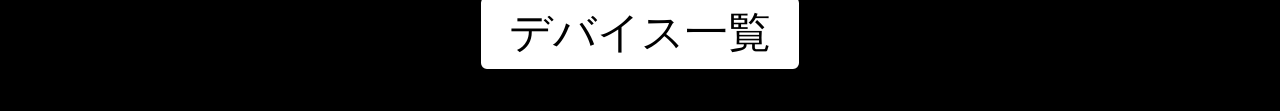
<file: Page_Device_List/Device002/Device002.html>
<!DOCTYPE html>
<html lang="ja">
<head>
  <meta charset="UTF-8">
  <meta name="viewport" content="width=device-width, initial-scale=1.0">
  <title>VorteX [ 無線対応版 ]</title>

  <!-- Google tag (gtag.js) -->
  <script async src="https://www.googletagmanager.com/gtag/js?id=G-8YFKYCDQXW"></script>
  <script>
    window.dataLayer = window.dataLayer || [];
    function gtag(){dataLayer.push(arguments);}
    gtag('js', new Date());

    gtag('config', 'G-8YFKYCDQXW');
  </script>

  <style>
    * {
      box-sizing: border-box;
    }

    body {
      margin: 0;
      padding: 24px 0 40px;
      color: #fff;
      background: #000;
      font-family: "Yu Mincho", "Hiragino Mincho ProN", "Noto Serif JP", serif;
    }

    .page {
      width: min(100% - 48px, 780px);
      margin: 0 auto;
    }

    /* 上部の画像・タイトルエリア */
    .hero {
      position: relative;
      width: 100%;
      aspect-ratio: 1.25 / 1;
      overflow: hidden;
      border: 2px solid #000;
      border-radius: 9px;
      background-color: #000;
      background-image: url("../../images/Page_Device_List/Device002/vortex_bg1.jpg");
      background-position: center;
      background-size: cover;
    }

    /* 上部画像の切り替えボタン */
    .hero-thumbnails {
      display: grid;
      grid-template-columns: repeat(3, 1fr);
      gap: 12px;
      width: 100%;
      margin: 14px 0 0;
    }

    .hero-thumbnail {
      display: block;
      width: 100%;
      aspect-ratio: 16 / 9;
      padding: 0;
      overflow: hidden;
      border: 2px solid #555;
      border-radius: 8px;
      background: #111;
      cursor: pointer;
      opacity: 0.72;
      transition: opacity 0.2s, border-color 0.2s, transform 0.2s;
    }

    .hero-thumbnail:hover {
      opacity: 1;
      transform: translateY(-2px);
    }

    .hero-thumbnail.active {
      border-color: #fff;
      opacity: 1;
    }

    .hero-thumbnail img {
      display: block;
      width: 100%;
      height: 100%;
      object-fit: cover;
    }

    /* 画像の上に文字を読みやすく配置するための薄い背景 */
    .hero-content {
      position: absolute;
      inset: 0;
      display: flex;
      flex-direction: column;
      align-items: center;
      justify-content: center;
      padding: 7%;
      background: rgba(255, 255, 255, 0.0);
    }

    .hero h1 {
      margin: 0 0 28px;
      font-size: clamp(42px, 8vw, 88px);
      font-weight: 400;
      line-height: 1.2;
      text-align: center;
    }

    .hero-description {
      width: 53%;
      margin: 0 0 0 auto;
      font-size: clamp(15px, 2.6vw, 25px);
      line-height: 1.55;
      overflow-wrap: anywhere;
    }

    /* 下部の本文 */
    .main-text {
      width: 90%;
      margin: 38px auto 28px;
      font-size: clamp(17px, 2.8vw, 27px);
      line-height: 1.48;
      overflow-wrap: anywhere;
      text-align: center;
    }

    /* リンクボタン */
    .navigation {
      width: 90%;
      margin: 0 auto;
    }

    .navigation-row {
      display: flex;
      align-items: center;
      justify-content: space-between;
      gap: 18px 28px;
      width: 100%;
    }

    .guide-links {
      display: flex;
      justify-content: flex-end;
      gap: 18px 28px;
    }

    .navigation a {
      display: flex;
      align-items: center;
      justify-content: center;
      min-height: 76px;
      padding: 8px 28px;
      border: 2px solid #000;
      border-radius: 8px;
      color: #000;
      background: #fff;
      font-size: clamp(25px, 4.2vw, 43px);
      line-height: 1.2;
      text-decoration: none;
      transition: background-color 0.2s, color 0.2s;
    }

    .navigation a:hover {
      color: #fff;
      background: #000;
    }

    .navigation .purchase {
      margin-right: auto;
      color: #fff;
      background: #38bcdd;
    }

    .navigation .devices {
      display: flex;
      width: fit-content;
      margin: 10px auto 0;
    }

    @media (max-width: 560px) {
      body {
        padding-top: 14px;
      }

      .page {
        width: calc(100% - 28px);
      }

      .hero {
        aspect-ratio: 0.95 / 1;
      }

      .hero-thumbnails {
        gap: 8px;
        margin-top: 10px;
      }

      .hero-thumbnail {
        border-width: 1px;
        border-radius: 6px;
      }

      .hero-content {
        padding: 6%;
      }

      .hero h1 {
        margin-bottom: 20px;
        font-size: clamp(38px, 10vw, 58px);
      }

      .hero-description {
        width: 78%;
        font-size: clamp(14px, 3.7vw, 18px);
      }

      .main-text {
        width: 94%;
        margin-top: 25px;
        font-size: clamp(16px, 4vw, 20px);
      }

      .navigation {
        width: 94%;
      }

      .navigation-row {
        flex-wrap: wrap;
        gap: 12px;
      }

      .guide-links {
        gap: 12px;
        margin-left: auto;
      }

      .navigation a {
        min-height: 58px;
        padding: 7px 18px;
        font-size: clamp(22px, 6vw, 30px);
      }

      .navigation .devices {
        margin: 12px auto 0;
      }
    }
  </style>
</head>
<body>
  <main class="page">
    <section class="hero" aria-labelledby="page-title">
      <div class="hero-content">
        <h1 id="page-title"></h1>
        <p class="hero-description" id="hero-description">
          <br><br><br><br><br>
          　ペイントソフトでの利用を<br>
          　想定した左手デバイスです。<br>
          　ボタン１４・ホイール２<br>
          　短押し・長押し判定あり。<br>
          　キーはメモ帳で設定。<br>
          　設定はデバイス本体に保存。<br>
          　無線での接続に対応。
        </p>
      </div>
    </section>

    <div class="hero-thumbnails" aria-label="上部画像の切り替え">
      <button class="hero-thumbnail active" type="button"
              data-image="../../images/Page_Device_List/Device002/vortex_bg1.jpg"
              data-description="<br><br><br><br><br>ペイントソフトでの利用を<br>想定した左手デバイスです。<br>ボタン１４・ホイール２<br>短押し・長押し判定あり。<br>キーはメモ帳で設定。<br>設定はデバイス本体に保存。<br>無線での接続に対応。"
              aria-label="画像1に切り替え" aria-pressed="true">
        <img src="../../images/Page_Device_List/Device002/vortex_bg1.jpg" alt="画像1">
      </button>
      <button class="hero-thumbnail" type="button"
              data-image="../../images/Page_Device_List/Device002/vortex_bg2.jpg"
              data-title=""
              data-description=""
              aria-label="画像2に切り替え" aria-pressed="false">
        <img src="../../images/Page_Device_List/Device002/vortex_bg2.jpg" alt="画像2">
      </button>
      <button class="hero-thumbnail" type="button"
              data-image="../../images/Page_Device_List/Device002/vortex_bg3.jpg"
              data-title=""
              data-description=""
              aria-label="画像3に切り替え" aria-pressed="false">
        <img src="../../images/Page_Device_List/Device002/vortex_bg3.jpg" alt="画像3">
      </button>
    </div>

    <section class="main-text">
      本デバイスは左手専用となっております。<br>
      誤った使い方などした場合、<br>
      破損や怪我の原因になりますのでご注意下さい。<br>
      <br>
      また、個人制作物なので通常通りの使い方を<br>
      していても同様のことが起きる可能性があります。<br>
      <br>
      故障や損害が起きても対応出来かねます。<br>
      自己責任での使用をお願い致します。<br>
      <br>
      本デバイスに対してのサポートは一切行いません。<br>
      <br>
      本商品はご自分で組み立て・別途筐体の注文を<br>
      行っていただく必要があります。<br>
      筐体の注文はこちらで確認したものは
      <br>JLCPCB/JLC3DPのMJF(PA12S-HP Nylon)となります。<br>
    </section>

    <nav class="navigation" aria-label="ページメニュー">
      <div class="navigation-row">
        <a class="purchase" href="https://jp.mercari.com/user/profile/335521531?status=on_sale">購入</a>
        <div class="guide-links">
          <a href="assembly.html">組み立て</a>
          <a href="howto.html">使い方</a>
        </div>
      </div>
      <a class="devices" href="../../Device_List.html">デバイス一覧</a>
    </nav>
  </main>

  <script>
    // サムネイルを押すと、上部画像と重ねているテキストを切り替える
    const hero = document.querySelector(".hero");
    const heroTitle = document.getElementById("page-title");
    const heroDescription = document.getElementById("hero-description");
    const thumbnailButtons = document.querySelectorAll(".hero-thumbnail");

    thumbnailButtons.forEach((button) => {
      button.addEventListener("click", () => {
        const image = button.dataset.image;
        const title = button.dataset.title;
        const description = button.dataset.description;

        hero.style.backgroundImage = `url("${image}")`;
        heroTitle.textContent = title;
        heroDescription.innerHTML = description;

        thumbnailButtons.forEach((item) => {
          const selected = item === button;
          item.classList.toggle("active", selected);
          item.setAttribute("aria-pressed", selected ? "true" : "false");
        });
      });
    });
  </script>
</body>
</html>
</file>
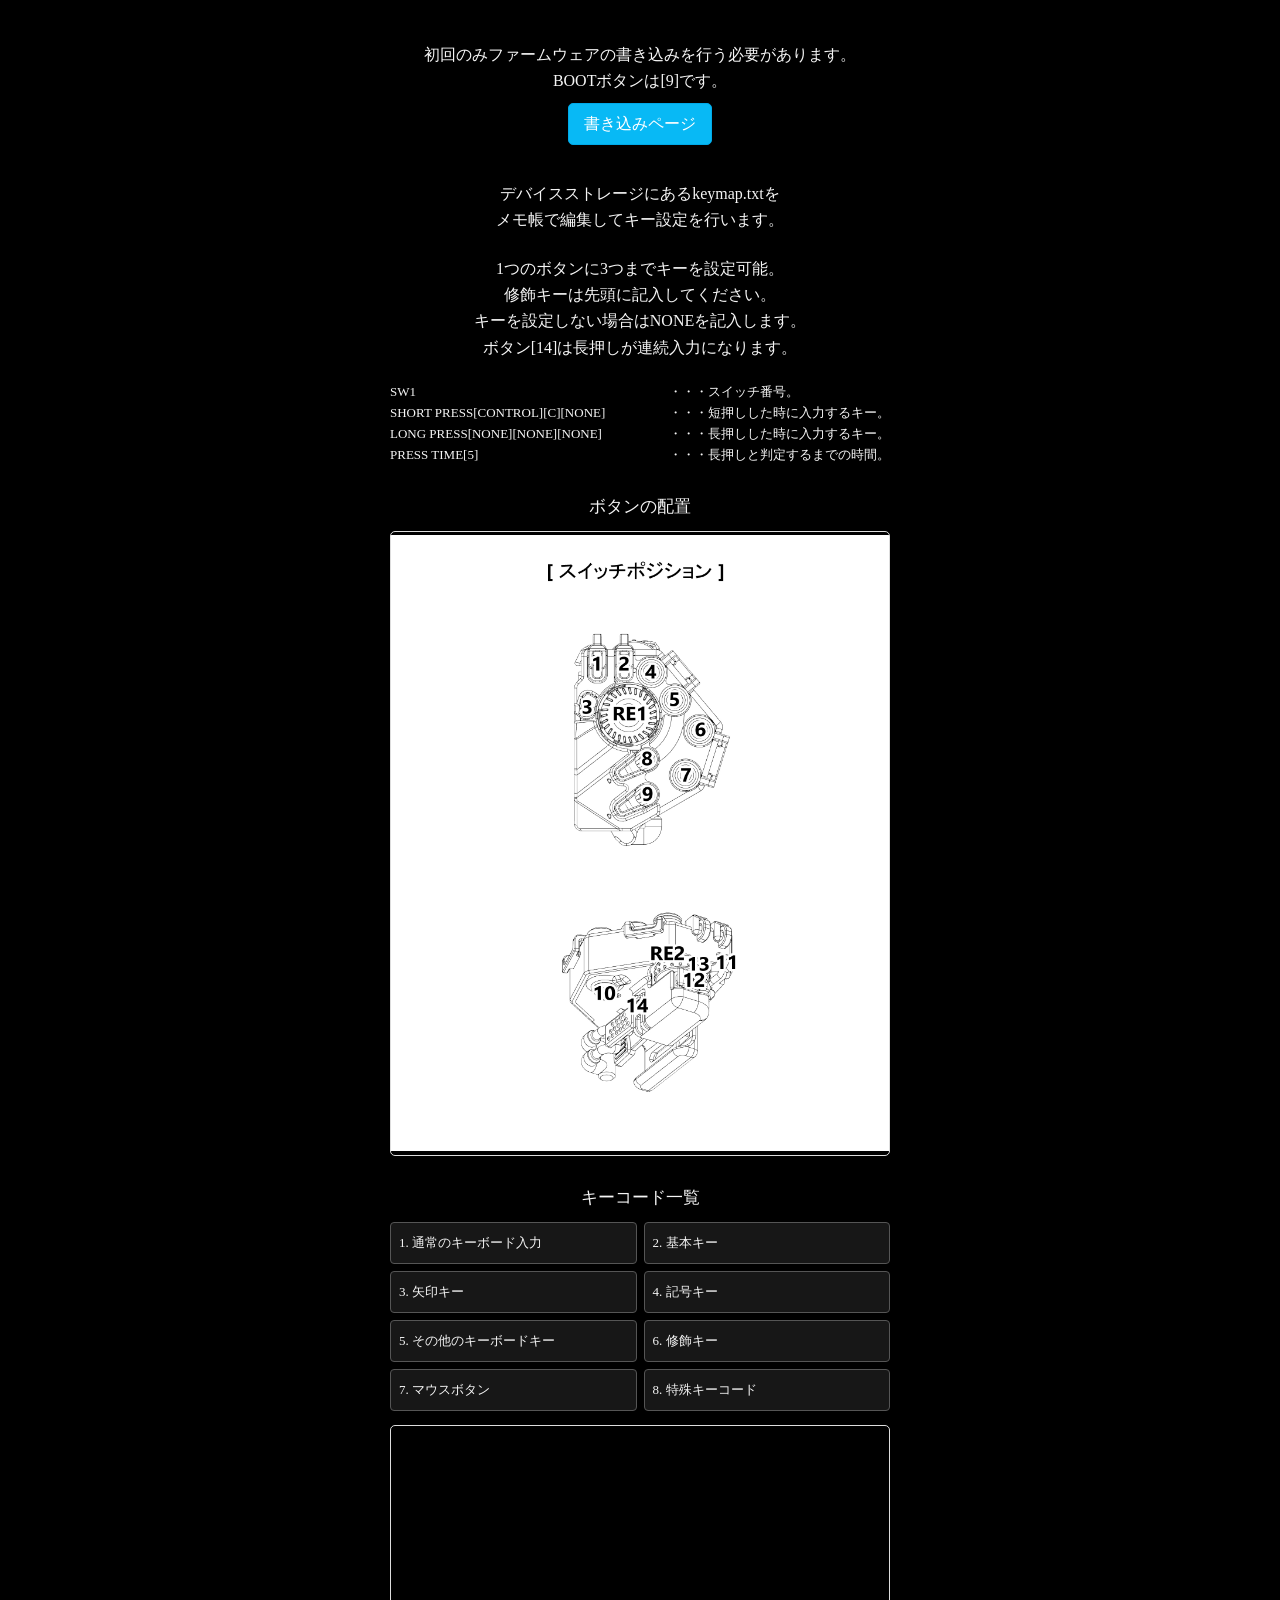
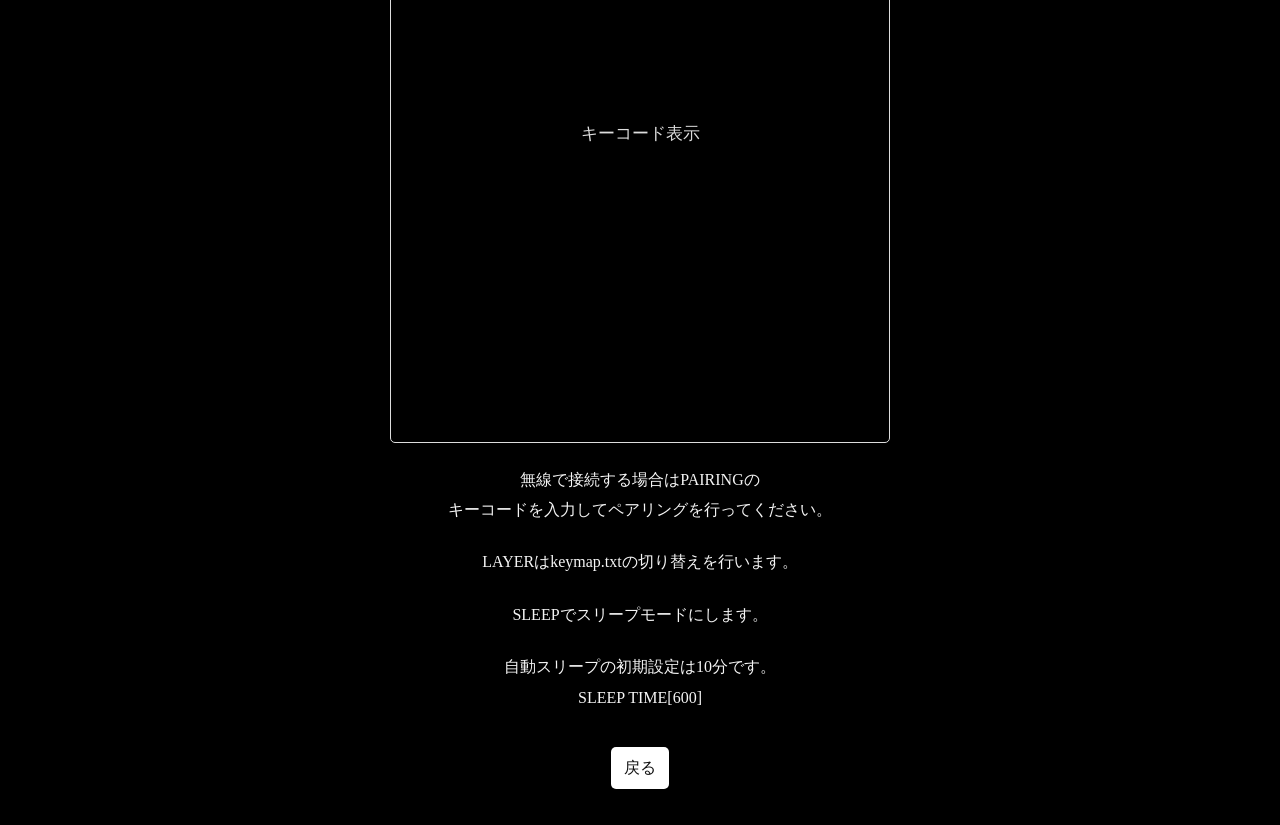
<file: Page_Device_List/Device002/howto.html>
<!DOCTYPE html>
<html lang="ja">
<head>
  <meta charset="UTF-8">
  <meta name="viewport" content="width=device-width, initial-scale=1">
  <title>使い方</title>
  <style>
    * { box-sizing: border-box; }
    html { scroll-behavior: smooth; }
    body {
      margin: 0;
      padding: 42px 18px 36px;
      background: #000;
      color: #f5f5f5;
      font-family: "Yu Mincho", "Hiragino Mincho ProN", "Noto Serif JP", serif;
      text-align: center;
      line-height: 1.65;
    }
    .page {
      width: 100%;
      max-width: 500px;
      margin: 0 auto;
    }
    p { margin: 0 0 22px; }
    .intro { margin-bottom: 8px; }
    .button {
      display: inline-block;
      padding: 8px 15px;
      border: 1px solid #00a9e8;
      border-radius: 5px;
      background: #08b9f5;
      color: #fff;
      text-decoration: none;
      font-size: 16px;
      line-height: 1.5;
    }
    .instructions {
      margin: 36px 0 22px;
    }
    .config-example {
      display: grid;
      grid-template-columns: 1fr auto;
      gap: 2px 12px;
      margin: 22px 0 24px;
      text-align: left;
      font-size: 13px;
      line-height: 1.45;
    }
    .config-example .comment { white-space: nowrap; }
    .section-title {
      margin: 28px 0 10px;
      font-size: 17px;
      font-weight: normal;
    }
    .image-frame {
      display: flex;
      align-items: center;
      justify-content: center;
      width: 100%;
      aspect-ratio: 1 / 1.25;
      border: 1px solid #ddd;
      border-radius: 5px;
      overflow: hidden;
      color: #fff;
      font-size: clamp(42px, 12vw, 66px);
    }
    .image-frame img {
      display: block;
      width: 100%;
      height: 100%;
      object-fit: contain;
    }
    .key-list-link {
      display: inline-block;
      margin: -7px 0 14px;
      padding: 0 5px;
      background: #f4f4f4;
      color: #111;
      border-radius: 2px;
      font-size: 15px;
      line-height: 1.5;
      text-decoration: none;
    }
    .key-category-menu {
      display: grid;
      grid-template-columns: 1fr 1fr;
      gap: 7px;
      width: 100%;
      margin: 0 0 14px;
      text-align: left;
    }
    .key-category-menu button {
      min-height: 42px;
      padding: 7px 8px;
      border: 1px solid #555;
      border-radius: 4px;
      background: #171717;
      color: #f5f5f5;
      font-family: inherit;
      font-size: 13px;
      text-align: left;
      cursor: pointer;
    }
    .key-category-menu button:active,
    .key-category-menu button:focus {
      background: #333;
      outline: 1px solid #aaa;
    }
    .keycode-placeholder {
      display: flex;
      align-items: center;
      justify-content: center;
      min-height: 580px;
      margin: 0;
      color: #ddd;
      text-align: center;
      font-size: 17px;
    }
    .key-list-panel {
      width: 100%;
      padding: 18px 12px;
      border: 1px solid #ddd;
      border-radius: 5px;
      text-align: left;
    }
    .key-category { margin: 0 0 25px; }
    .key-category:last-child { margin-bottom: 0; }
    .key-category h2 {
      margin: 0 0 12px;
      font-family: Arial, sans-serif;
      font-size: 16px;
      font-weight: 700;
    }
    table {
      width: 100%;
      border-collapse: collapse;
      font-family: Arial, "Noto Sans JP", sans-serif;
      font-size: 14px;
      line-height: 1.5;
    }
    th, td {
      padding: 8px 3px;
      border-bottom: 1px solid #191919;
      text-align: left;
      vertical-align: middle;
    }
    th { font-weight: 700; }
    th:first-child, td:first-child { width: 70%; }
    code {
      display: inline-block;
      padding: 1px 4px;
      border-radius: 3px;
      background: #242424;
      color: #f2f2f2;
      font-family: Arial, sans-serif;
      font-size: 12px;
      font-weight: 700;
    }
    .notes {
      margin: 22px 0 28px;
      line-height: 1.9;
    }
    .top-button {
      display: inline-block;
      margin-top: 6px;
      padding: 8px 13px;
      border-radius: 5px;
      background: #fff;
      color: #111;
      text-decoration: none;
      font-family: Arial, sans-serif;
      font-size: 16px;
    }
    @media (max-width: 380px) {
      body { padding-right: 14px; padding-left: 14px; }
      .config-example { font-size: 11px; gap: 2px 7px; }
      table { font-size: 13px; }
    }
  </style>
</head>
<body id="top">
  <main class="page">
    <p class="intro">初回のみファームウェアの書き込みを行う必要があります。<br>BOOTボタンは[9]です。</p>
    <a class="button" href="firmware.html">書き込みページ</a>

    <div class="instructions">
      デバイスストレージにあるkeymap.txtを<br>
      メモ帳で編集してキー設定を行います。
    </div>

    <p>
      1つのボタンに3つまでキーを設定可能。<br>
      修飾キーは先頭に記入してください。<br>
      キーを設定しない場合はNONEを記入します。<br>
      ボタン[14]は長押しが連続入力になります。
    </p>

    <div class="config-example" aria-label="keymap.txtの記述例">
      <span>SW1</span><span class="comment">・・・スイッチ番号。</span>
      <span>SHORT PRESS[CONTROL][C][NONE]</span><span class="comment">・・・短押しした時に入力するキー。</span>
      <span>LONG PRESS[NONE][NONE][NONE]</span><span class="comment">・・・長押しした時に入力するキー。</span>
      <span>PRESS TIME[5]</span><span class="comment">・・・長押しと判定するまでの時間。</span>
    </div>

    <h2 class="section-title">ボタンの配置</h2>
    <div class="image-frame">
      <img src="../../images/Page_Device_List/Device002/howto/key_pos.jpg" alt="ボタンの配置" onerror="this.style.display='none'; this.parentElement.textContent='画像';">
    </div>

    <h2 class="section-title" id="keycodes">キーコード一覧</h2>
    <nav class="key-category-menu" id="keyCategoryMenu" aria-label="キーコードの分類">
      <button type="button" data-category="normal">1. 通常のキーボード入力</button>
      <button type="button" data-category="basic">2. 基本キー</button>
      <button type="button" data-category="arrow">3. 矢印キー</button>
      <button type="button" data-category="symbol">4. 記号キー</button>
      <button type="button" data-category="other">5. その他のキーボードキー</button>
      <button type="button" data-category="modifier">6. 修飾キー</button>
      <button type="button" data-category="mouse">7. マウスボタン</button>
      <button type="button" data-category="special">8. 特殊キーコード</button>
    </nav>

    <section class="key-list-panel" id="keycodeDisplay" aria-live="polite">
      <p class="keycode-placeholder">キーコード表示</p>
    </section>
    <div class="notes">
      <p>無線で接続する場合はPAIRINGの<br>キーコードを入力してペアリングを行ってください。</p>
      <p>LAYERはkeymap.txtの切り替えを行います。</p>
      <p>SLEEPでスリープモードにします。</p>
      <p>自動スリープの初期設定は10分です。<br>SLEEP TIME[600]</p>
    </div>

    <a class="top-button" href="Device002.html">戻る</a>
  </main>
  <script>
    const keycodeData = {
      normal: {
        title: "1. 通常のキーボード入力",
        rows: [
          ["A～Z", "アルファベット"],
          ["0～9", "数字"],
          ["F1～F12", "ファンクションキー"]
        ]
      },
      basic: {
        title: "2. 基本キー",
        rows: [
          ["ENTER", "Enter"], ["RETURN", "Enter（別名）"],
          ["ESC", "Escape"], ["ESCAPE", "Escape（別名）"],
          ["BACKSPACE", "Backspace"], ["TAB", "Tab"],
          ["SPACE", "Space"], ["DELETE", "Delete"],
          ["INSERT", "Insert"], ["HOME", "Home"],
          ["END", "End"], ["PAGEUP", "Page Up"],
          ["PAGEDOWN", "Page Down"]
        ]
      },
      arrow: {
        title: "3. 矢印キー",
        rows: [["UP", "↑"], ["DOWN", "↓"], ["LEFT", "←"], ["RIGHT", "→"]]
      },
      symbol: {
        title: "4. 記号キー",
        rows: [
          ["MINUS", "-"], ["EQUAL", "="],
          ["LEFTBRACKET", "["], ["RIGHTBRACKET", "]"],
          ["BACKSLASH", "¥"], ["SEMICOLON", ";"],
          ["QUOTE", "'"], ["GRAVE", "`"],
          ["COMMA", ","], ["PERIOD", "."], ["SLASH", "/"]
        ]
      },
      other: {
        title: "5. その他のキーボードキー",
        rows: [
          ["CAPSLOCK", "Caps Lock"], ["PRINTSCREEN", "Print Screen"],
          ["SCROLLLOCK", "Scroll Lock"], ["PAUSE", "Pause"],
          ["NUMLOCK", "Num Lock"]
        ]
      },
      modifier: {
        title: "6. 修飾キー",
        rows: [
          ["CONTROL", "Control"], ["CTRL", "Control（別名）"],
          ["SHIFT", "Shift"], ["ALT", "Alt"],
          ["GUI", "Windows / Command"], ["WIN", "Windows（別名）"],
          ["COMMAND", "Command（別名）"],
          ["RIGHT_CONTROL", "右 Control"], ["RIGHT_SHIFT", "右 Shift"],
          ["RIGHT_ALT", "右 Alt"], ["RIGHT_GUI", "右 GUI"]
        ]
      },
      mouse: {
        title: "7. マウスボタン",
        rows: [
          ["MOUSE_LEFT", "左クリック"],
          ["MOUSE_RIGHT", "右クリック"],
          ["MOUSE_MIDDLE", "中央クリック"]
        ]
      },
      special: {
        title: "8. 特殊キーコード",
        rows: [
          ["NONE", "キー入力なし"],
          ["LAYER", "keymap.txt / keymap2.txt の切り替え"],
          ["PAIRING", "ペアリングモード開始"],
          ["SLEEP", "スリープ状態にする"]
        ]
      }
    };

    const menu = document.getElementById("keyCategoryMenu");
    const display = document.getElementById("keycodeDisplay");

    menu.addEventListener("click", (event) => {
      const button = event.target.closest("button[data-category]");
      if (!button) return;

      const selected = keycodeData[button.dataset.category];
      if (!selected) return;

      const rows = selected.rows.map(([key, description]) =>
        `<tr><td><code>${key}</code></td><td>${description}</td></tr>`
      ).join("");

      display.innerHTML = `
        <div class="key-category">
          <h2>${selected.title}</h2>
          <table>
            <thead><tr><th>キーコード</th><th>動作</th></tr></thead>
            <tbody>${rows}</tbody>
          </table>
        </div>`;
    });
  </script>

</body>
</html>
</file>
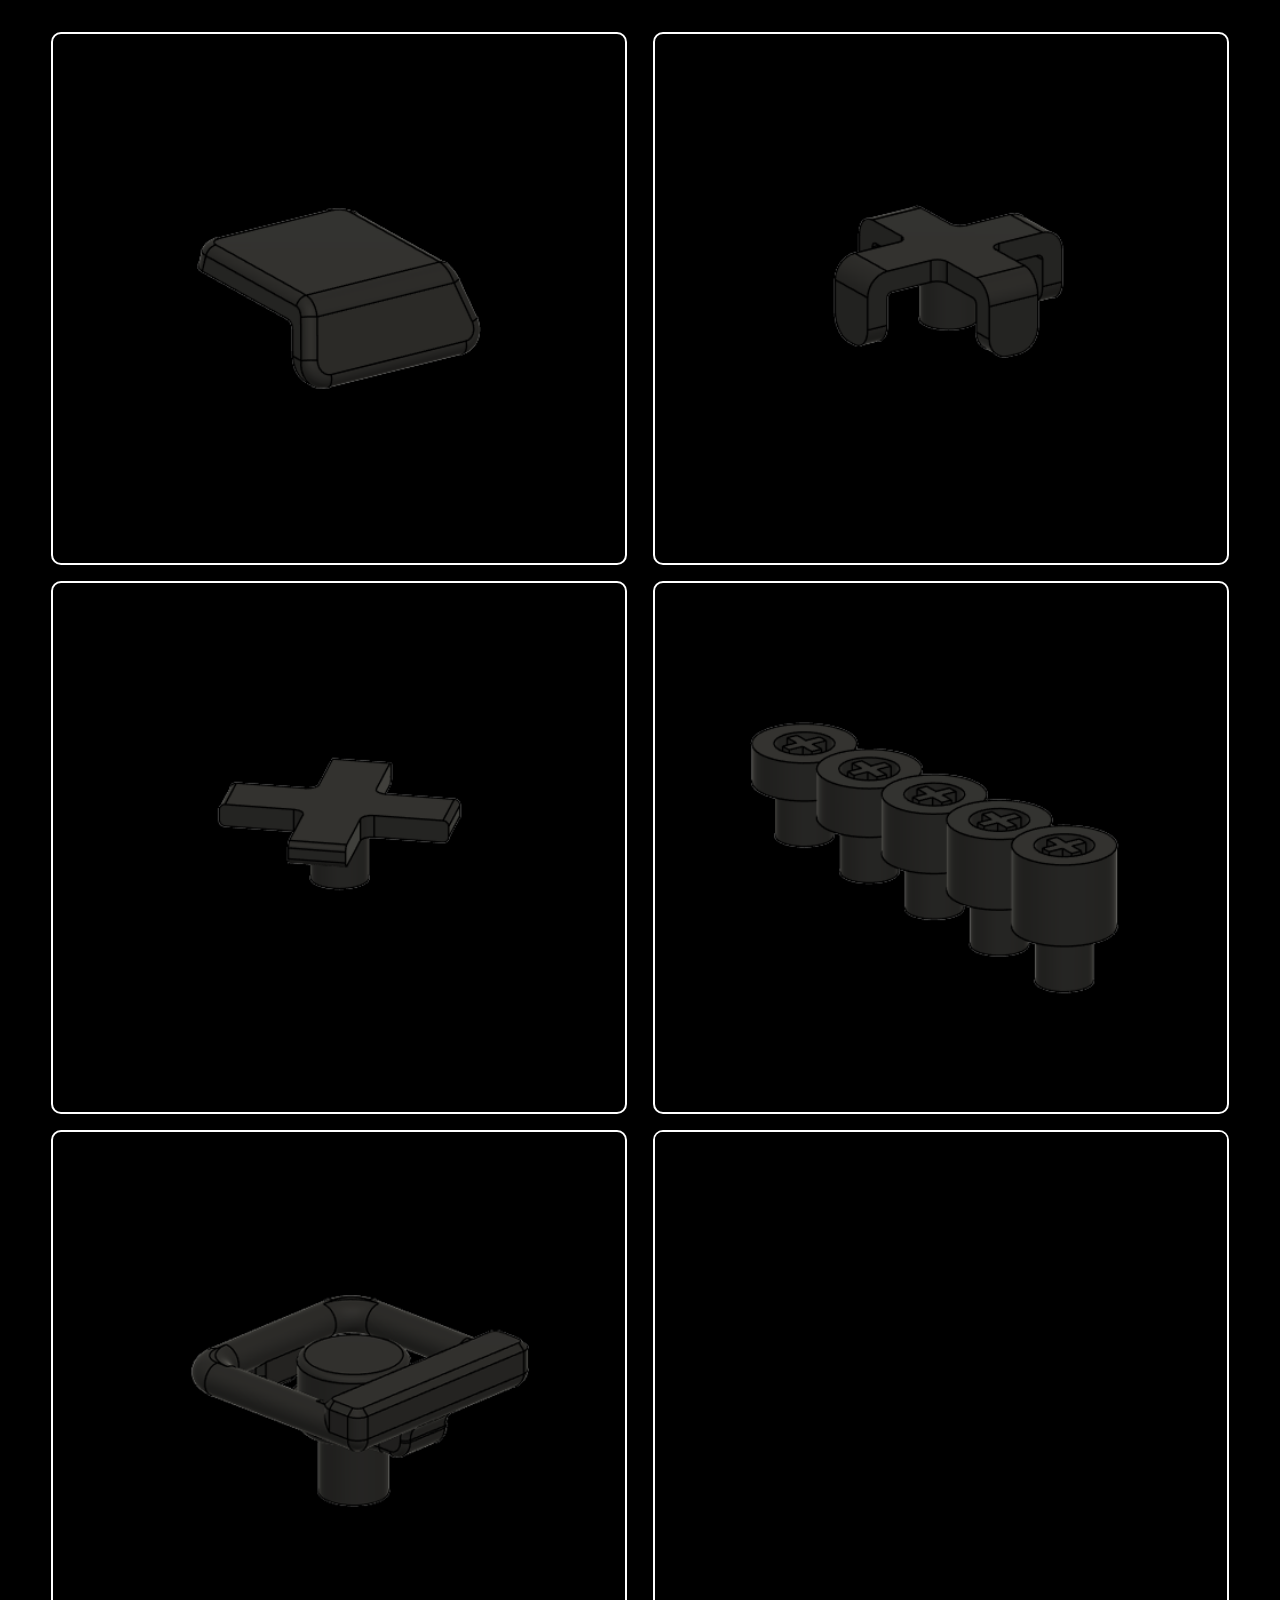
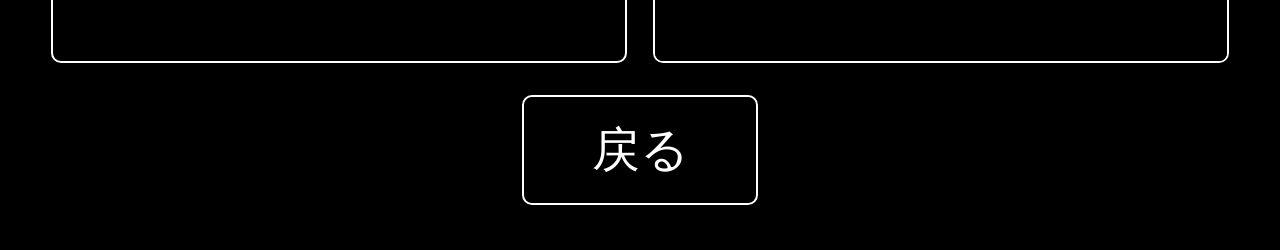
<file: Page_Device_List/Device004/keycaps.html>
<!DOCTYPE html>
<html lang="ja">
<head>
<meta charset="UTF-8">
<meta name="viewport" content="width=device-width, initial-scale=1.0">
<title>キーキャップ</title>

  <!-- Google tag (gtag.js) -->
  <script async src="https://www.googletagmanager.com/gtag/js?id=G-8YFKYCDQXW"></script>
  <script>
    window.dataLayer = window.dataLayer || [];
    function gtag(){dataLayer.push(arguments);}
    gtag('js', new Date());

    gtag('config', 'G-8YFKYCDQXW');
  </script>
  
<style>
* {
    box-sizing: border-box;
}

body {
    margin: 0;
    padding: 32px 4% 45px;
    background-color: #000;
    color: #fff;
    font-family: sans-serif;
}

/* 画像一覧 */
.image-grid {
    display: grid;
    grid-template-columns: repeat(2, 1fr);
    gap: 16px 26px;
}

/* 画像ボタン */
.image-item {
    display: block;
    width: 100%;
    aspect-ratio: 1.08 / 1;
    border: 2px solid #fff;
    border-radius: 10px;
    overflow: hidden;
    transition: opacity 0.2s;
}

.image-item:hover {
    opacity: 0.7;
}

/* 画像 */
.image-item img {
    width: 100%;
    height: 100%;
    display: block;
    object-fit: cover;
}

/* 戻るボタン */
.back-area {
    display: flex;
    justify-content: center;
    margin-top: 32px;
}

.back-button {
    display: flex;
    justify-content: center;
    align-items: center;
    width: 236px;
    height: 110px;
    border: 2px solid #fff;
    border-radius: 10px;
    color: #fff;
    text-decoration: none;
    font-size: 48px;
    transition: opacity 0.2s;
}

.back-button:hover {
    opacity: 0.7;
}

/* スマートフォン */
@media screen and (max-width: 600px) {
    body {
        padding: 20px 4% 30px;
    }

    .image-grid {
        gap: 12px;
    }

    .image-item {
        border-radius: 7px;
    }

    .back-area {
        margin-top: 24px;
    }

    .back-button {
        width: 120px;
        height: 58px;
        font-size: 26px;
    }
}
</style>
</head>

<body>

<div class="image-grid">

    <!-- 画像1 -->
    <a href="files/keycaps/keycap001.zip" class="image-item">
        <img src="../../images/Page_Device_List/Device004/keycaps/Keycap_001.png" alt="画像1">
    </a>

    <!-- 画像2 -->
    <a href="files/keycaps/keycap002.zip" class="image-item">
        <img src="../../images/Page_Device_List/Device004/keycaps/Keycap_002.png" alt="画像2">
    </a>

    <!-- 画像3 -->
    <a href="files/keycaps/keycap003.zip" class="image-item">
        <img src="../../images/Page_Device_List/Device004/keycaps/Keycap_003.png" alt="画像3">
    </a>

    <!-- 画像4 -->
    <a href="files/keycaps/keycap004.zip" class="image-item">
        <img src="../../images/Page_Device_List/Device004/keycaps/Keycap_004.png" alt="画像4">
    </a>

    <!-- 画像5 -->
    <a href="files/keycaps/keycap005.zip" class="image-item">
        <img src="../../images/Page_Device_List/Device004/keycaps/Keycap_005.png" alt="画像5">
    </a>

    <!-- 画像6 -->
    <a href="link006.html" class="image-item">
        <img src="../../images/Page_Device_List/Device004/keycaps/Keycap_Blank.png" alt="画像6">
    </a>

</div>

<!-- 戻るボタン -->
<div class="back-area">
    <a href="../Distribute.html" class="back-button">戻る</a>
</div>

</body>
</html>
</file>
<file: Character_List_style.css>
* {
  box-sizing: border-box;
}

:root {
  --border-color: #111;
  --border-width: 3px;
}

body {
  margin: 0;
  background: #242424;
  color: #111;
  font-family: "Noto Serif JP", "Yu Mincho", "Hiragino Mincho ProN", serif;
}

.page {
  width: min(540px, calc(100% - 24px));
  margin: 20px auto 40px;
}

.header-image {
  position: relative;
  width: 100%;
  aspect-ratio: 540 / 90;
  margin: 0 auto;
  border: 0;
  display: grid;
  place-items: center;
  overflow: hidden;
}

.header-image img {
  display: block;
  width: 100%;
  height: 100%;
  object-fit: contain;
}

.image-placeholder {
  display: none;
  place-items: center;
  font-size: clamp(18px, 5vw, 28px);
}

.gallery {
  width: 100%;
  margin: 42px auto 0;
  border: 0;
}

.thumbnail-list {
  display: grid;
  grid-template-columns: repeat(5, minmax(0, 1fr));
  width: 100%;
  border-bottom: 0;
  line-height: 0;
  gap: 0;
  margin-bottom: 0px;
}

.thumbnail {
  position: relative;
  width: 100%;
  min-width: 0;
  height: auto;
  aspect-ratio: 90 / 70;
  padding: 0;
  border: 0;
  background: #242424;
  color: #111;
  cursor: pointer;
  overflow: hidden;
}

.thumbnail img {
  display: block;
  width: 100%;
  height: 100%;
  object-fit: contain;
}

.thumb-placeholder {
  display: none;
  width: 100%;
  height: 100%;
  place-items: center;
  font-size: clamp(10px, 2.5vw, 16px);
  overflow-wrap: anywhere;
}

.main-display {
  position: relative;
  background-image: url("images/Page_Character_List/Display_BG.png");
  background-position: center;
  background-repeat: no-repeat;
  background-size: contain;
  width: 100%;
  height: 490px;
  display: grid;
  place-items: center;
  overflow: hidden;
}

.main-display > img {
  display: block;
  width: auto;
  height: auto;
  max-width: min(330px, 100%);
  max-height: 120px;
  object-fit: contain;
}

.ticket-stack {
  position: relative;
  width: min(330px, 100%);
  height: 120px;
  flex: none;
}

.ticket-link {
  position: absolute;
  top: 0;
  right: 0;
  display: block;
  width: 100%;
  height: 100%;
  transform: rotate(var(--ticket-rotation, 0deg)) scale(1);
  transform-origin: top right;
  cursor: pointer;
}

/* ホバー中だけ、右上を支点に10%拡大・縮小を繰り返す */
.ticket-link:hover {
  animation: ticket-breathe 2.0s ease-in-out infinite;
}

@keyframes ticket-breathe {
  0%, 100% {
    transform: rotate(var(--ticket-rotation, 0deg)) scale(1);
  }
  50% {
    transform: rotate(var(--ticket-rotation, 0deg)) scale(1.1);
  }
}

.ticket-link img {
  display: block;
  width: 100%;
  height: 100%;
  object-fit: contain;
}

.main-placeholder {
  display: none;
  width: min(100%, 330px);
  aspect-ratio: 330 / 120;
  background: #000;
  color: #fff;
  place-items: center;
  font-size: clamp(28px, 8vw, 64px);
}

.footer {
  display: flex;
  justify-content: center;
  margin-top: 42px;
}

.bottom-button {
  display: inline-grid;
  place-items: center;
  min-width: 110px;
  min-height: 50px;
  padding: 6px 20px;
  border: var(--border-width) solid var(--border-color);
  border-color: #4e4e4e;
  color: #fff;
  background: #242424;
  text-decoration: none;
  font-size: clamp(20px, 5vw, 30px);
  transition: background-color 0.15s, color 0.15s;
}

.bottom-button:hover,
.bottom-button:focus-visible {
  background: #242424;
  color: #fff;
}

@media (max-width: 420px) {
  .page {
    width: calc(100% - 16px);
    margin-top: 8px;
  }

  .gallery {
    margin-top: 24px;
  }

  .main-display {
    height: 490px;
    min-height: 490px;
  }

  .footer {
    margin-top: 28px;
  }
}
</file>
